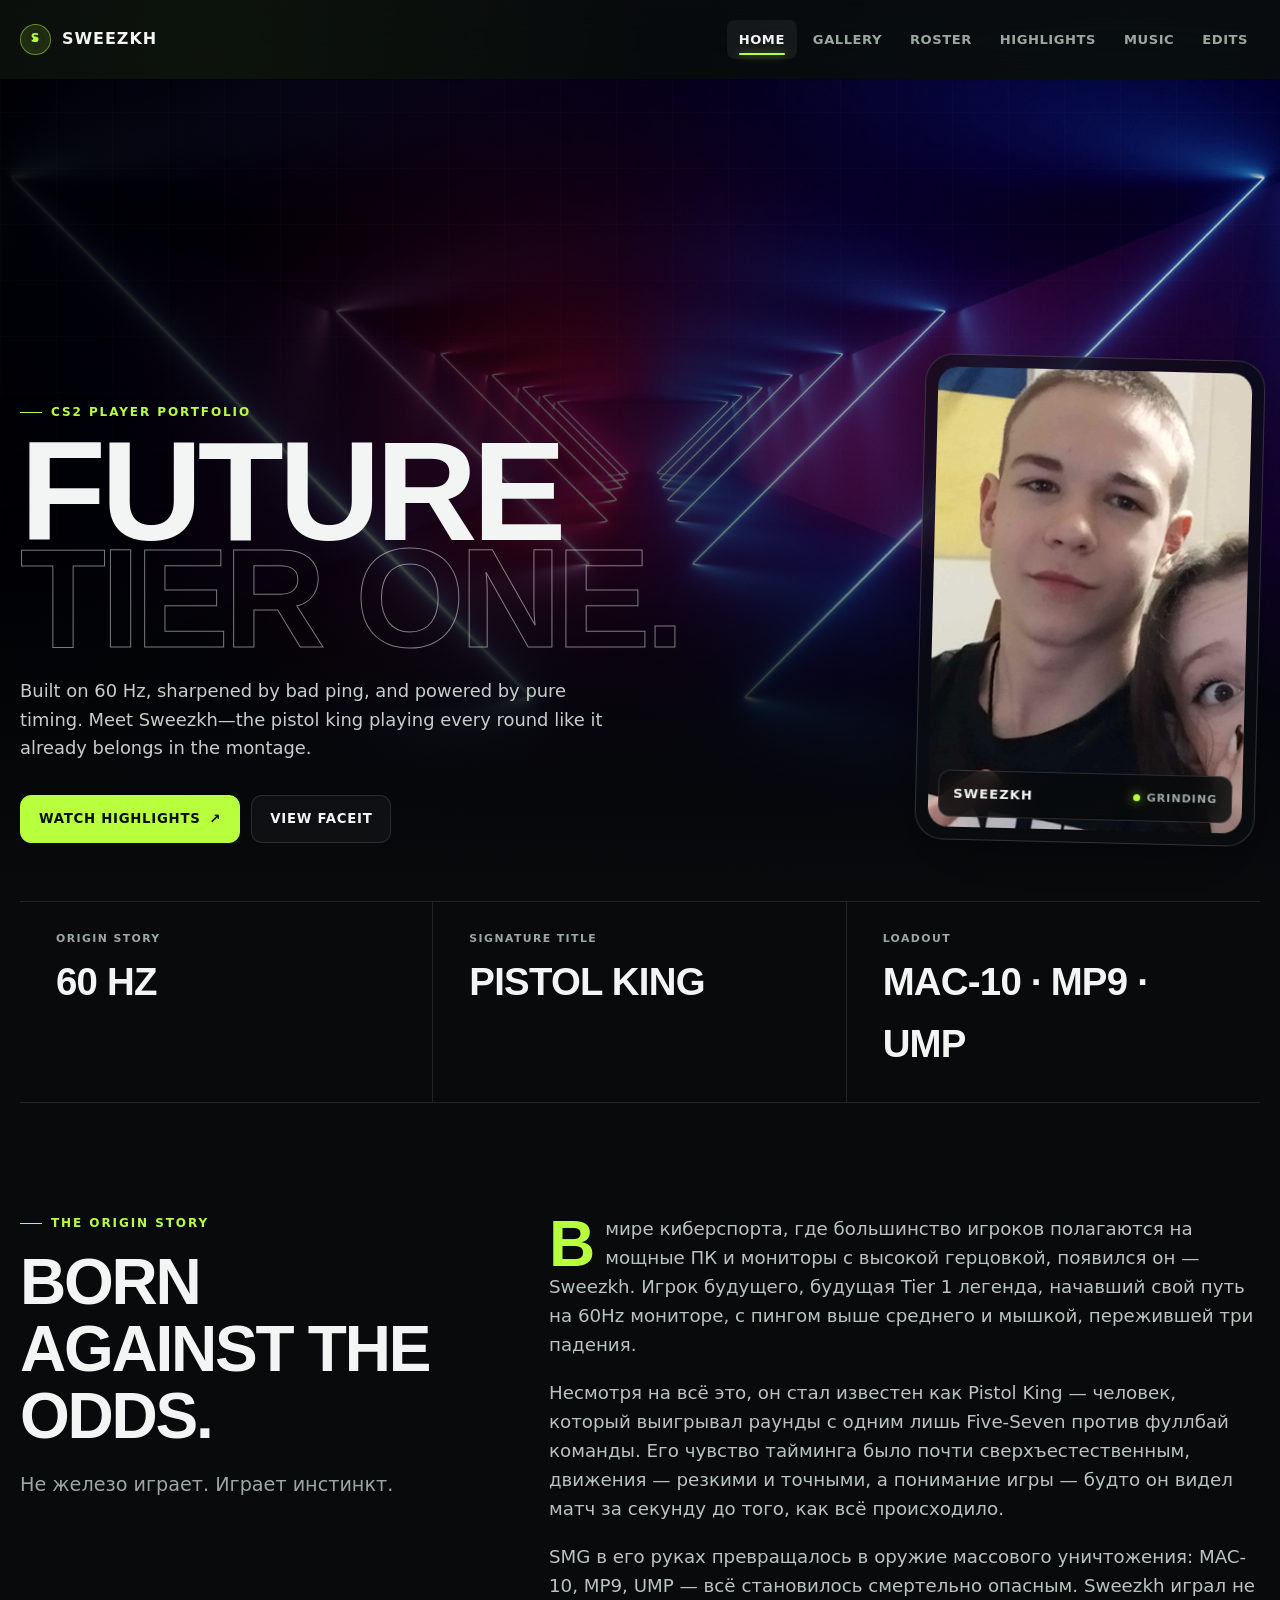
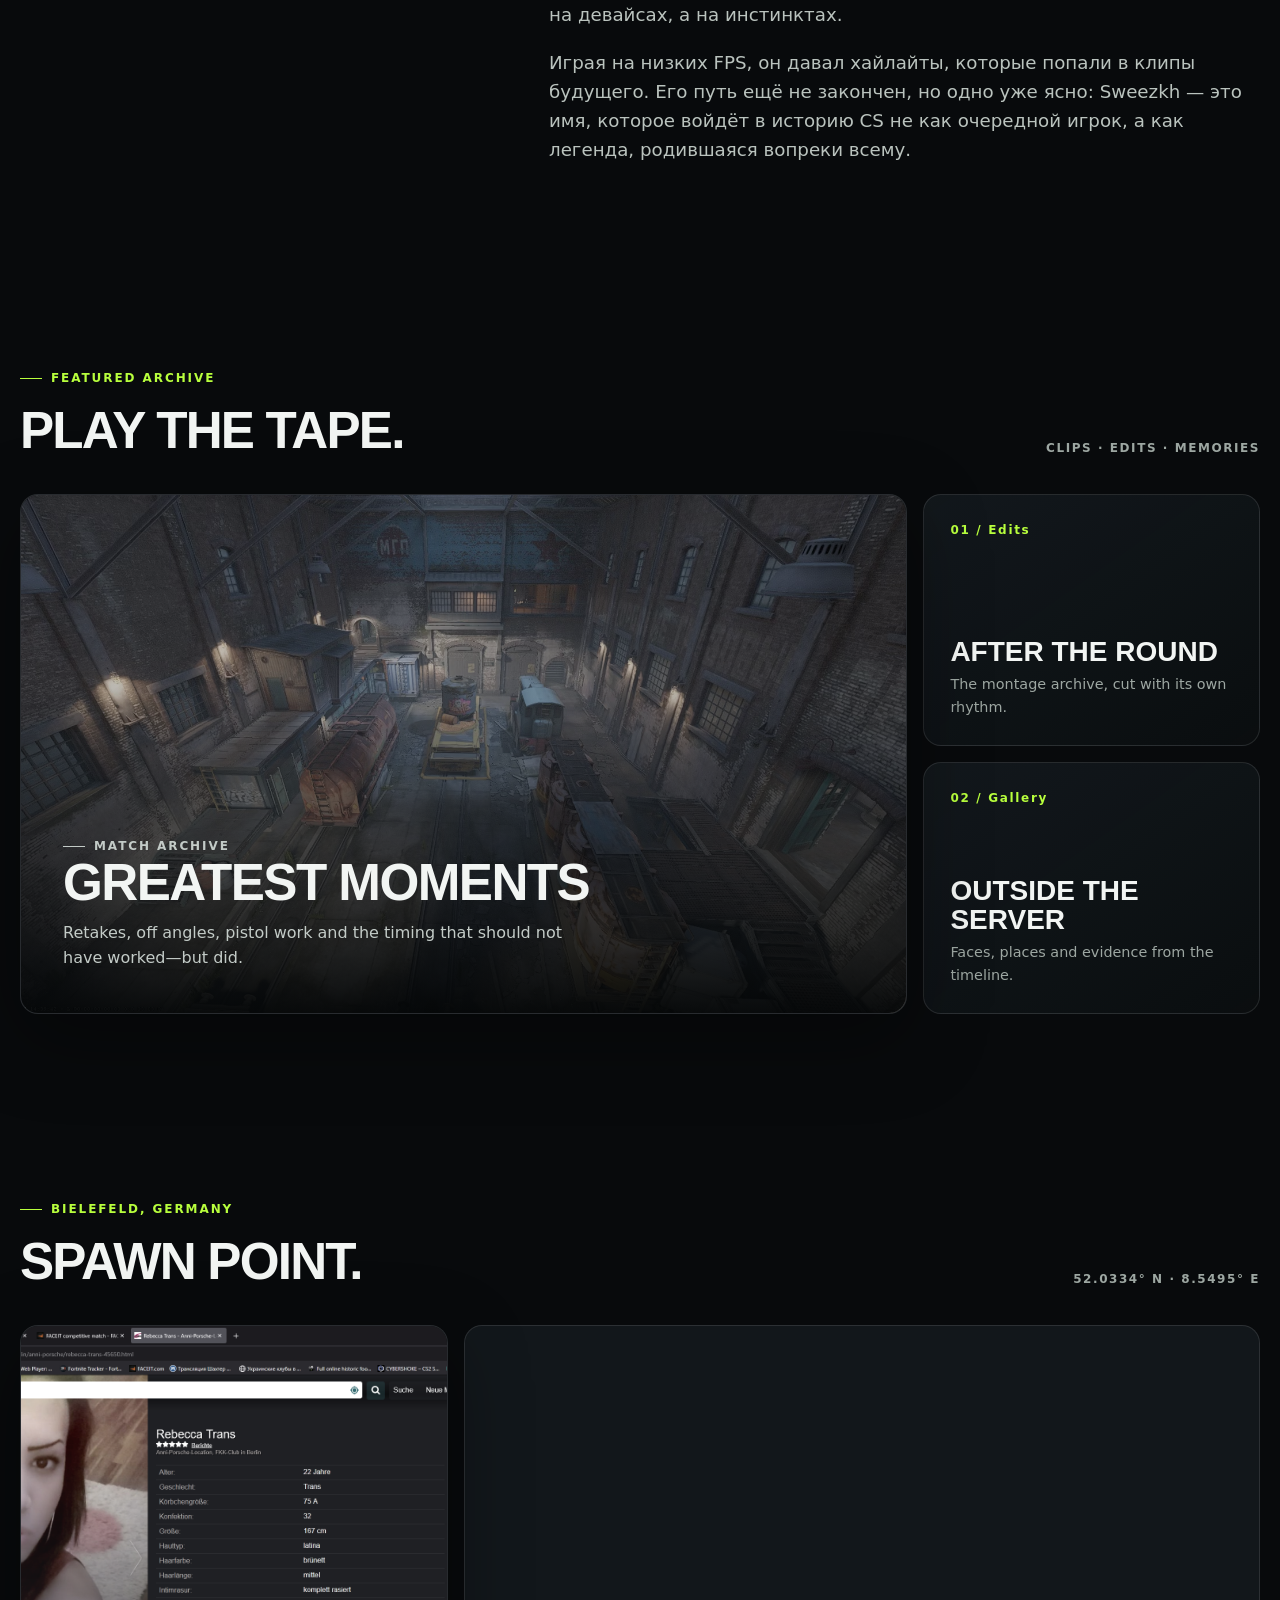
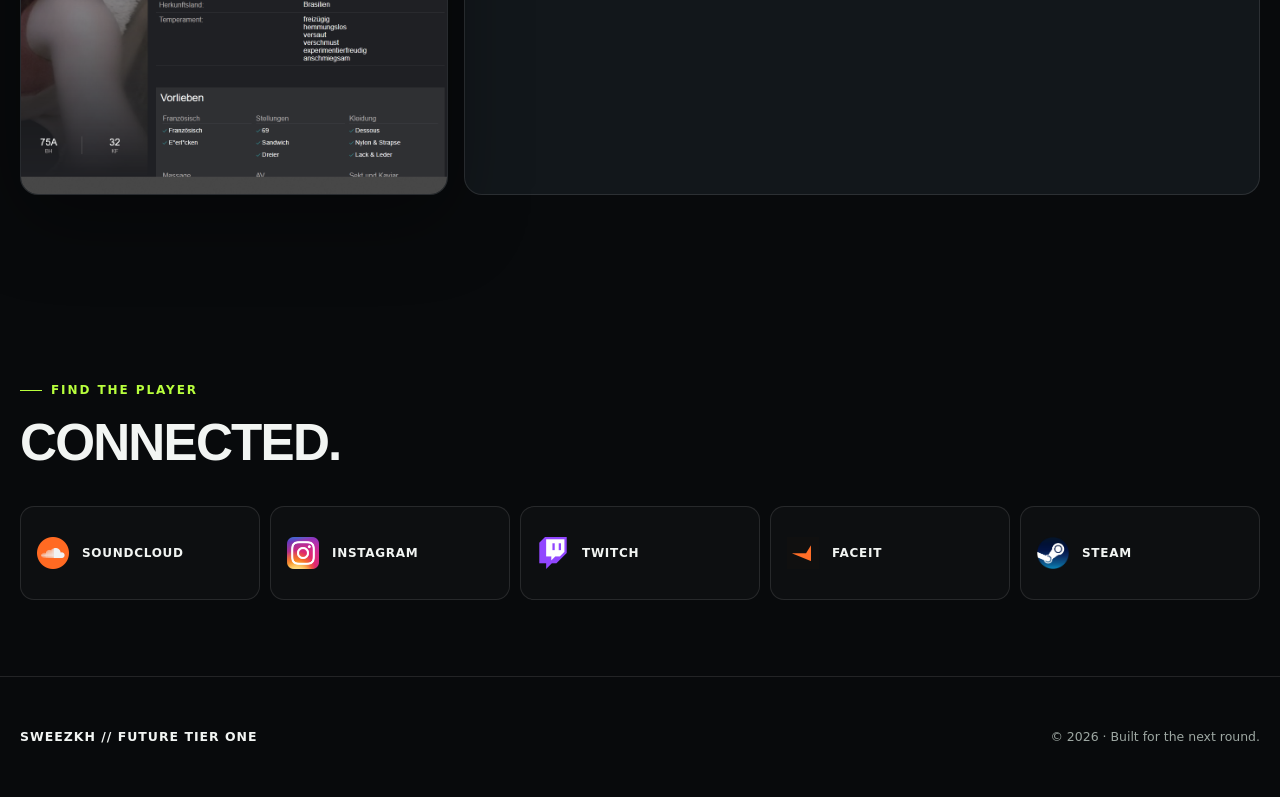
<file: index.html>
<!doctype html>
<html lang="en">
<head>
  <meta charset="utf-8">
  <meta name="viewport" content="width=device-width, initial-scale=1">
  <title>Sweezkh — CS2 Player Portfolio</title>
  <meta name="description" content="The personal CS2 portfolio of Sweezkh: highlights, edits, roster, gallery, music, and the road ahead.">
  <meta name="theme-color" content="#080a0c">
  <meta property="og:type" content="website">
  <meta property="og:title" content="Sweezkh — CS2 Player Portfolio">
  <meta property="og:description" content="Pistol king. SMG enjoyer. Future tier one.">
  <meta property="og:url" content="https://sweezkh.pp.ua/">
  <meta property="og:image" content="https://sweezkh.pp.ua/images/bg.jpg">
  <link rel="canonical" href="https://sweezkh.pp.ua/">
  <link rel="icon" type="image/png" href="images/favicon.png">
  <link rel="stylesheet" href="assets/css/styles.css">
  <script src="assets/js/main.js" defer></script>
</head>
<body data-page="home">
  <a class="skip-link" href="#main-content">Skip to content</a>

  <header class="site-header">
    <nav class="nav-shell" aria-label="Primary navigation">
      <a class="brand" href="index.html" aria-label="Sweezkh home">
        <span class="brand-mark" aria-hidden="true">S</span>
        <span>Sweezkh</span>
      </a>
      <button class="menu-toggle" type="button" aria-expanded="false" aria-controls="primary-menu" aria-label="Toggle navigation">
        <span></span><span></span><span></span>
      </button>
      <ul class="nav-links" id="primary-menu">
        <li><a href="index.html" aria-current="page">Home</a></li>
        <li><a href="gallery.html">Gallery</a></li>
        <li><a href="roster.html">Roster</a></li>
        <li><a href="highlights.html">Highlights</a></li>
        <li><a href="music.html">Music</a></li>
        <li><a href="edits.html">Edits</a></li>
      </ul>
    </nav>
  </header>

  <main id="main-content">
    <section class="hero" aria-labelledby="hero-title">
      <div class="hero-inner">
        <div class="hero-grid">
          <div>
            <p class="eyebrow">CS2 player portfolio</p>
            <h1 class="hero-title" id="hero-title">Future <span class="outline">Tier One.</span></h1>
            <p class="hero-copy">Built on 60 Hz, sharpened by bad ping, and powered by pure timing. Meet Sweezkh—the pistol king playing every round like it already belongs in the montage.</p>
            <div class="hero-actions">
              <a class="button" href="highlights.html">Watch highlights <span aria-hidden="true">↗</span></a>
              <a class="button button--ghost" href="https://www.faceit.com/en/players/Sweezkh" target="_blank" rel="noopener noreferrer">View FACEIT</a>
            </div>
          </div>
          <div class="player-card" aria-label="Sweezkh player card">
            <img src="images/sweezkh.jpg" alt="Sweezkh" width="4608" height="2072" fetchpriority="high">
            <div class="player-card-meta">
              <strong>Sweezkh</strong>
              <span class="status">Grinding</span>
            </div>
          </div>
        </div>
      </div>
    </section>

    <div class="container">
      <div class="fact-strip" aria-label="Player profile highlights">
        <div class="fact"><span>Origin story</span><strong>60 Hz</strong></div>
        <div class="fact"><span>Signature title</span><strong>Pistol King</strong></div>
        <div class="fact"><span>Loadout</span><strong>MAC-10 · MP9 · UMP</strong></div>
      </div>
    </div>

    <section class="section" aria-labelledby="story-title">
      <div class="container story-grid">
        <div class="section-heading reveal">
          <p class="eyebrow">The origin story</p>
          <h2 id="story-title">Born against the odds.</h2>
          <p class="lede">Не железо играет. Играет инстинкт.</p>
        </div>
        <div class="story-copy reveal" lang="ru">
          <p>В мире киберспорта, где большинство игроков полагаются на мощные ПК и мониторы с высокой герцовкой, появился он — Sweezkh. Игрок будущего, будущая Tier 1 легенда, начавший свой путь на 60Hz мониторе, с пингом выше среднего и мышкой, пережившей три падения.</p>
          <p>Несмотря на всё это, он стал известен как Pistol King — человек, который выигрывал раунды с одним лишь Five-Seven против фуллбай команды. Его чувство тайминга было почти сверхъестественным, движения — резкими и точными, а понимание игры — будто он видел матч за секунду до того, как всё происходило.</p>
          <p>SMG в его руках превращалось в оружие массового уничтожения: MAC-10, MP9, UMP — всё становилось смертельно опасным. Sweezkh играл не на девайсах, а на инстинктах.</p>
          <p>Играя на низких FPS, он давал хайлайты, которые попали в клипы будущего. Его путь ещё не закончен, но одно уже ясно: Sweezkh — это имя, которое войдёт в историю CS не как очередной игрок, а как легенда, родившаяся вопреки всему.</p>
        </div>
      </div>
    </section>

    <section class="section section--tight" aria-labelledby="featured-title">
      <div class="container">
        <div class="section-topline reveal">
          <div>
            <p class="eyebrow">Featured archive</p>
            <h2 id="featured-title">Play the tape.</h2>
          </div>
          <span class="count-label">Clips · edits · memories</span>
        </div>
        <div class="feature-grid reveal">
          <a class="feature-card" href="highlights.html">
            <img src="images/train.png" alt="Train map scene from the Sweezkh highlight archive" width="1600" height="900" loading="lazy">
            <div class="feature-content">
              <p class="eyebrow">Match archive</p>
              <h3>Greatest moments</h3>
              <p>Retakes, off angles, pistol work and the timing that should not have worked—but did.</p>
            </div>
          </a>
          <div class="mini-stack">
            <a class="mini-card" href="edits.html">
              <span class="index">01 / Edits</span>
              <div><h3>After the round</h3><p>The montage archive, cut with its own rhythm.</p></div>
            </a>
            <a class="mini-card" href="gallery.html">
              <span class="index">02 / Gallery</span>
              <div><h3>Outside the server</h3><p>Faces, places and evidence from the timeline.</p></div>
            </a>
          </div>
        </div>
      </div>
    </section>

    <section class="section" aria-labelledby="location-title">
      <div class="container">
        <div class="section-topline reveal">
          <div>
            <p class="eyebrow">Bielefeld, Germany</p>
            <h2 id="location-title">Spawn point.</h2>
          </div>
          <span class="count-label">52.0334° N · 8.5495° E</span>
        </div>
        <div class="location-grid reveal">
          <div class="location-photo glass-card">
            <img src="images/skinny ts2.png" alt="Sweezkh location archive image" width="1920" height="1080" loading="lazy">
          </div>
          <div class="map-frame">
            <iframe src="https://www.google.com/maps/embed?pb=!1m18!1m12!1m3!1d2454.5424861293304!2d8.549453476924533!3d52.03343197213924!2m3!1f0!2f0!3f0!3m2!1i1024!2i768!4f13.1!3m3!1m2!1s0x47ba3d75a4df78ed%3A0xf2d53c46357c3b0c!2sEros%20Center%20Bielefeld!5e0!3m2!1sen!2suk!4v1752364960248!5m2!1sen!2suk" title="Sweezkh location in Bielefeld" loading="lazy" referrerpolicy="no-referrer-when-downgrade" allowfullscreen></iframe>
          </div>
        </div>
      </div>
    </section>

    <section class="section section--tight" aria-labelledby="social-title">
      <div class="container">
        <div class="section-topline reveal"><div><p class="eyebrow">Find the player</p><h2 id="social-title">Connected.</h2></div></div>
        <div class="social-grid reveal">
          <a class="social-link" href="https://soundcloud.com/user-332931722" target="_blank" rel="noopener noreferrer"><img src="images/icons/soundcloud.png" alt="" width="32" height="32"><span>SoundCloud</span></a>
          <a class="social-link" href="https://www.instagram.com/shurik_kh/" target="_blank" rel="noopener noreferrer"><img src="images/icons/instagram.png" alt="" width="32" height="32"><span>Instagram</span></a>
          <a class="social-link" href="https://www.twitch.tv/sweezkh" target="_blank" rel="noopener noreferrer"><img src="images/icons/twitch.png" alt="" width="32" height="32"><span>Twitch</span></a>
          <a class="social-link" href="https://www.faceit.com/en/players/Sweezkh" target="_blank" rel="noopener noreferrer"><img src="images/icons/faceit.png" alt="" width="32" height="32"><span>FACEIT</span></a>
          <a class="social-link" href="https://steamcommunity.com/profiles/76561199049622200" target="_blank" rel="noopener noreferrer"><img src="images/icons/steam.png" alt="" width="32" height="32"><span>Steam</span></a>
        </div>
      </div>
    </section>
  </main>

  <footer class="site-footer">
    <div class="footer-inner"><span class="footer-tag">Sweezkh // Future tier one</span><span>© <span data-year>2026</span> · Built for the next round.</span></div>
  </footer>
</body>
</html>
</file>
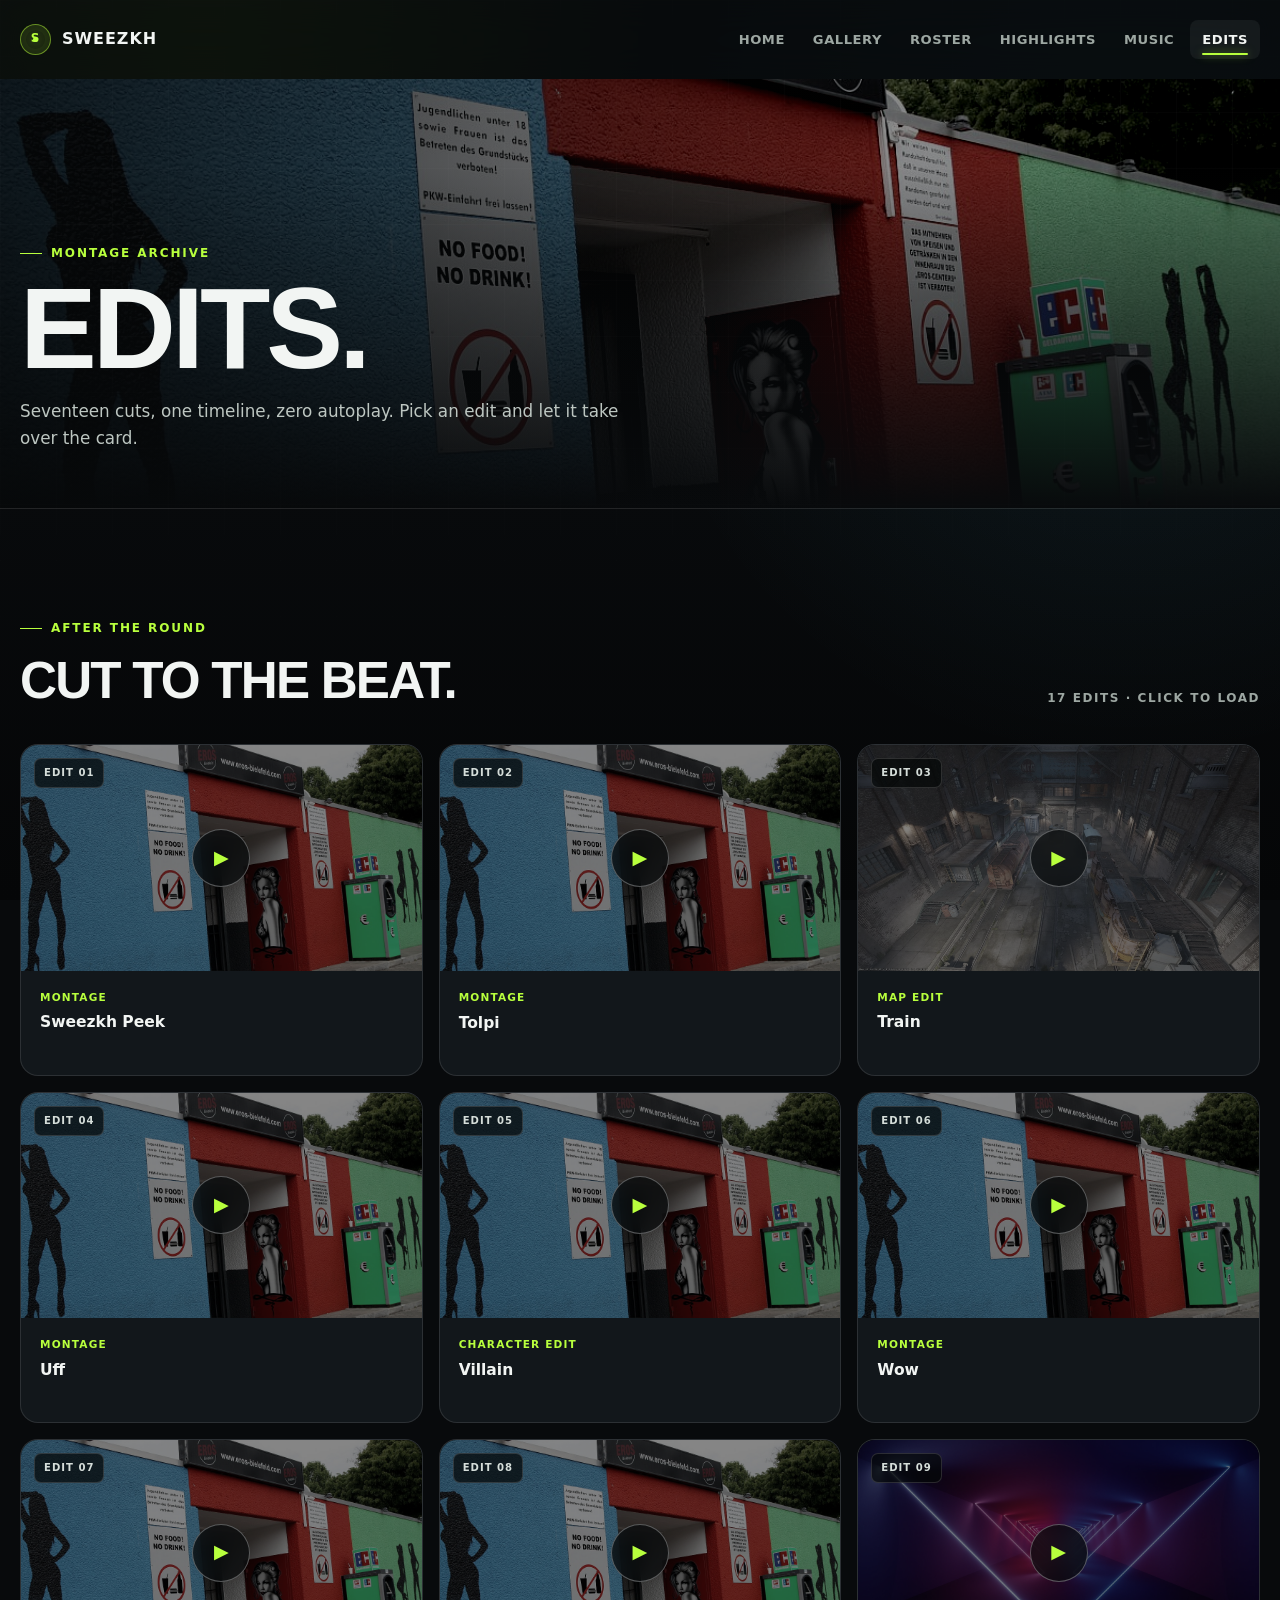
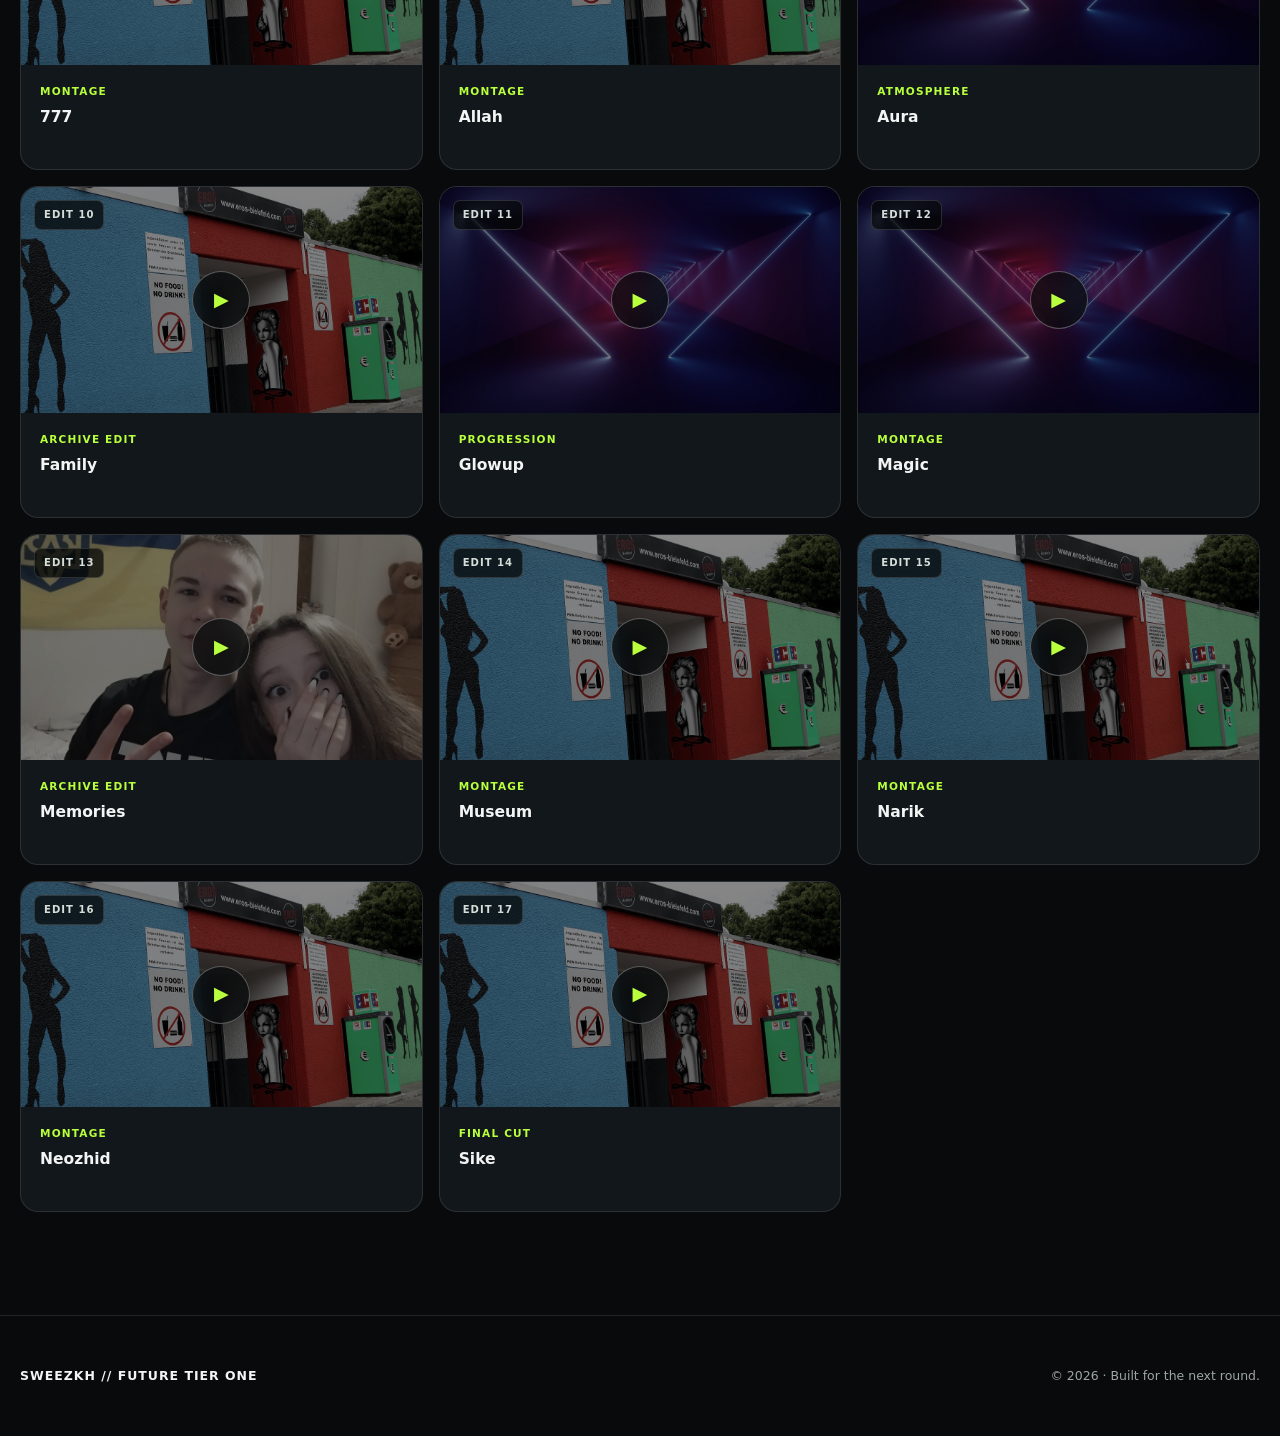
<file: edits.html>
<!doctype html>
<html lang="en">
<head>
  <meta charset="utf-8">
  <meta name="viewport" content="width=device-width, initial-scale=1">
  <title>Edits — Sweezkh</title>
  <meta name="description" content="The Sweezkh montage archive: seventeen CS2 and lifestyle edits, loaded only when you press play.">
  <meta name="theme-color" content="#080a0c">
  <meta property="og:type" content="website"><meta property="og:title" content="Edits — Sweezkh"><meta property="og:description" content="The montage archive, cut with its own rhythm."><meta property="og:url" content="https://sweezkh.pp.ua/edits.html"><meta property="og:image" content="https://sweezkh.pp.ua/images/bg.jpg">
  <link rel="canonical" href="https://sweezkh.pp.ua/edits.html">
  <link rel="icon" type="image/png" href="images/favicon.png">
  <link rel="stylesheet" href="assets/css/styles.css">
  <script src="assets/js/main.js" defer></script>
</head>
<body data-page="edits">
  <a class="skip-link" href="#main-content">Skip to content</a>
  <header class="site-header"><nav class="nav-shell" aria-label="Primary navigation"><a class="brand" href="index.html" aria-label="Sweezkh home"><span class="brand-mark" aria-hidden="true">S</span><span>Sweezkh</span></a><button class="menu-toggle" type="button" aria-expanded="false" aria-controls="primary-menu" aria-label="Toggle navigation"><span></span><span></span><span></span></button><ul class="nav-links" id="primary-menu"><li><a href="index.html">Home</a></li><li><a href="gallery.html">Gallery</a></li><li><a href="roster.html">Roster</a></li><li><a href="highlights.html">Highlights</a></li><li><a href="music.html">Music</a></li><li><a href="edits.html" aria-current="page">Edits</a></li></ul></nav></header>

  <main id="main-content">
    <header class="page-hero"><div class="page-hero-inner reveal"><p class="eyebrow">Montage archive</p><h1 class="page-title">Edits.</h1><p class="page-summary">Seventeen cuts, one timeline, zero autoplay. Pick an edit and let it take over the card.</p></div></header>
    <section class="section">
      <div class="container">
        <div class="section-topline reveal"><div><p class="eyebrow">After the round</p><h2>Cut to the beat.</h2></div><span class="count-label">17 edits · click to load</span></div>
        <div class="media-grid reveal">
          <article class="media-card"><button class="video-launch" type="button" data-video="edits/sweezkhpeek.mp4" aria-label="Play Sweezkh Peek"><img src="images/bg.jpg" alt="Sweezkh edit preview" width="1200" height="630" loading="lazy"><span class="video-label">Edit 01</span><span class="play-icon" aria-hidden="true">▶</span></button><div class="media-meta"><span>Montage</span><h2>Sweezkh Peek</h2></div></article>
          <article class="media-card"><button class="video-launch" type="button" data-video="edits/tolpi.mp4" aria-label="Play Tolpi"><img src="images/bg.jpg" alt="Sweezkh edit preview" width="1200" height="630" loading="lazy"><span class="video-label">Edit 02</span><span class="play-icon" aria-hidden="true">▶</span></button><div class="media-meta"><span>Montage</span><h2>Tolpi</h2></div></article>
          <article class="media-card"><button class="video-launch" type="button" data-video="edits/train.mp4" aria-label="Play Train"><img src="images/train.png" alt="Train map edit preview" width="1600" height="900" loading="lazy"><span class="video-label">Edit 03</span><span class="play-icon" aria-hidden="true">▶</span></button><div class="media-meta"><span>Map edit</span><h2>Train</h2></div></article>
          <article class="media-card"><button class="video-launch" type="button" data-video="edits/uff.mp4" aria-label="Play Uff"><img src="images/bg.jpg" alt="Sweezkh edit preview" width="1200" height="630" loading="lazy"><span class="video-label">Edit 04</span><span class="play-icon" aria-hidden="true">▶</span></button><div class="media-meta"><span>Montage</span><h2>Uff</h2></div></article>
          <article class="media-card"><button class="video-launch" type="button" data-video="edits/villain.mp4" aria-label="Play Villain"><img src="images/bg.jpg" alt="Sweezkh edit preview" width="1200" height="630" loading="lazy"><span class="video-label">Edit 05</span><span class="play-icon" aria-hidden="true">▶</span></button><div class="media-meta"><span>Character edit</span><h2>Villain</h2></div></article>
          <article class="media-card"><button class="video-launch" type="button" data-video="edits/wow.mp4" aria-label="Play Wow"><img src="images/bg.jpg" alt="Sweezkh edit preview" width="1200" height="630" loading="lazy"><span class="video-label">Edit 06</span><span class="play-icon" aria-hidden="true">▶</span></button><div class="media-meta"><span>Montage</span><h2>Wow</h2></div></article>
          <article class="media-card"><button class="video-launch" type="button" data-video="edits/777.mp4" aria-label="Play 777"><img src="images/bg.jpg" alt="Sweezkh edit preview" width="1200" height="630" loading="lazy"><span class="video-label">Edit 07</span><span class="play-icon" aria-hidden="true">▶</span></button><div class="media-meta"><span>Montage</span><h2>777</h2></div></article>
          <article class="media-card"><button class="video-launch" type="button" data-video="edits/allah.mp4" aria-label="Play Allah"><img src="images/bg.jpg" alt="Sweezkh edit preview" width="1200" height="630" loading="lazy"><span class="video-label">Edit 08</span><span class="play-icon" aria-hidden="true">▶</span></button><div class="media-meta"><span>Montage</span><h2>Allah</h2></div></article>
          <article class="media-card"><button class="video-launch" type="button" data-video="edits/aura.mp4" aria-label="Play Aura"><img src="images/neon.jpg" alt="Neon edit preview" width="2560" height="1440" loading="lazy"><span class="video-label">Edit 09</span><span class="play-icon" aria-hidden="true">▶</span></button><div class="media-meta"><span>Atmosphere</span><h2>Aura</h2></div></article>
          <article class="media-card"><button class="video-launch" type="button" data-video="edits/family.mp4" aria-label="Play Family"><img src="images/bg.jpg" alt="Sweezkh edit preview" width="1200" height="630" loading="lazy"><span class="video-label">Edit 10</span><span class="play-icon" aria-hidden="true">▶</span></button><div class="media-meta"><span>Archive edit</span><h2>Family</h2></div></article>
          <article class="media-card"><button class="video-launch" type="button" data-video="edits/glowup.mp4" aria-label="Play Glowup"><img src="images/neon.jpg" alt="Neon edit preview" width="2560" height="1440" loading="lazy"><span class="video-label">Edit 11</span><span class="play-icon" aria-hidden="true">▶</span></button><div class="media-meta"><span>Progression</span><h2>Glowup</h2></div></article>
          <article class="media-card"><button class="video-launch" type="button" data-video="edits/magic.mp4" aria-label="Play Magic"><img src="images/neon.jpg" alt="Neon edit preview" width="2560" height="1440" loading="lazy"><span class="video-label">Edit 12</span><span class="play-icon" aria-hidden="true">▶</span></button><div class="media-meta"><span>Montage</span><h2>Magic</h2></div></article>
          <article class="media-card"><button class="video-launch" type="button" data-video="edits/memories.mp4" aria-label="Play Memories"><img src="images/sweezkh.jpg" alt="Sweezkh memories edit preview" width="4608" height="2072" loading="lazy"><span class="video-label">Edit 13</span><span class="play-icon" aria-hidden="true">▶</span></button><div class="media-meta"><span>Archive edit</span><h2>Memories</h2></div></article>
          <article class="media-card"><button class="video-launch" type="button" data-video="edits/museum.mp4" aria-label="Play Museum"><img src="images/bg.jpg" alt="Sweezkh edit preview" width="1200" height="630" loading="lazy"><span class="video-label">Edit 14</span><span class="play-icon" aria-hidden="true">▶</span></button><div class="media-meta"><span>Montage</span><h2>Museum</h2></div></article>
          <article class="media-card"><button class="video-launch" type="button" data-video="edits/narik.mp4" aria-label="Play Narik"><img src="images/bg.jpg" alt="Sweezkh edit preview" width="1200" height="630" loading="lazy"><span class="video-label">Edit 15</span><span class="play-icon" aria-hidden="true">▶</span></button><div class="media-meta"><span>Montage</span><h2>Narik</h2></div></article>
          <article class="media-card"><button class="video-launch" type="button" data-video="edits/neozhid.mp4" aria-label="Play Neozhid"><img src="images/bg.jpg" alt="Sweezkh edit preview" width="1200" height="630" loading="lazy"><span class="video-label">Edit 16</span><span class="play-icon" aria-hidden="true">▶</span></button><div class="media-meta"><span>Montage</span><h2>Neozhid</h2></div></article>
          <article class="media-card"><button class="video-launch" type="button" data-video="edits/sike.mp4" aria-label="Play Sike"><img src="images/bg.jpg" alt="Sweezkh edit preview" width="1200" height="630" loading="lazy"><span class="video-label">Edit 17</span><span class="play-icon" aria-hidden="true">▶</span></button><div class="media-meta"><span>Final cut</span><h2>Sike</h2></div></article>
        </div>
      </div>
    </section>
  </main>
  <footer class="site-footer"><div class="footer-inner"><span class="footer-tag">Sweezkh // Future tier one</span><span>© <span data-year>2026</span> · Built for the next round.</span></div></footer>
</body>
</html>
</file>
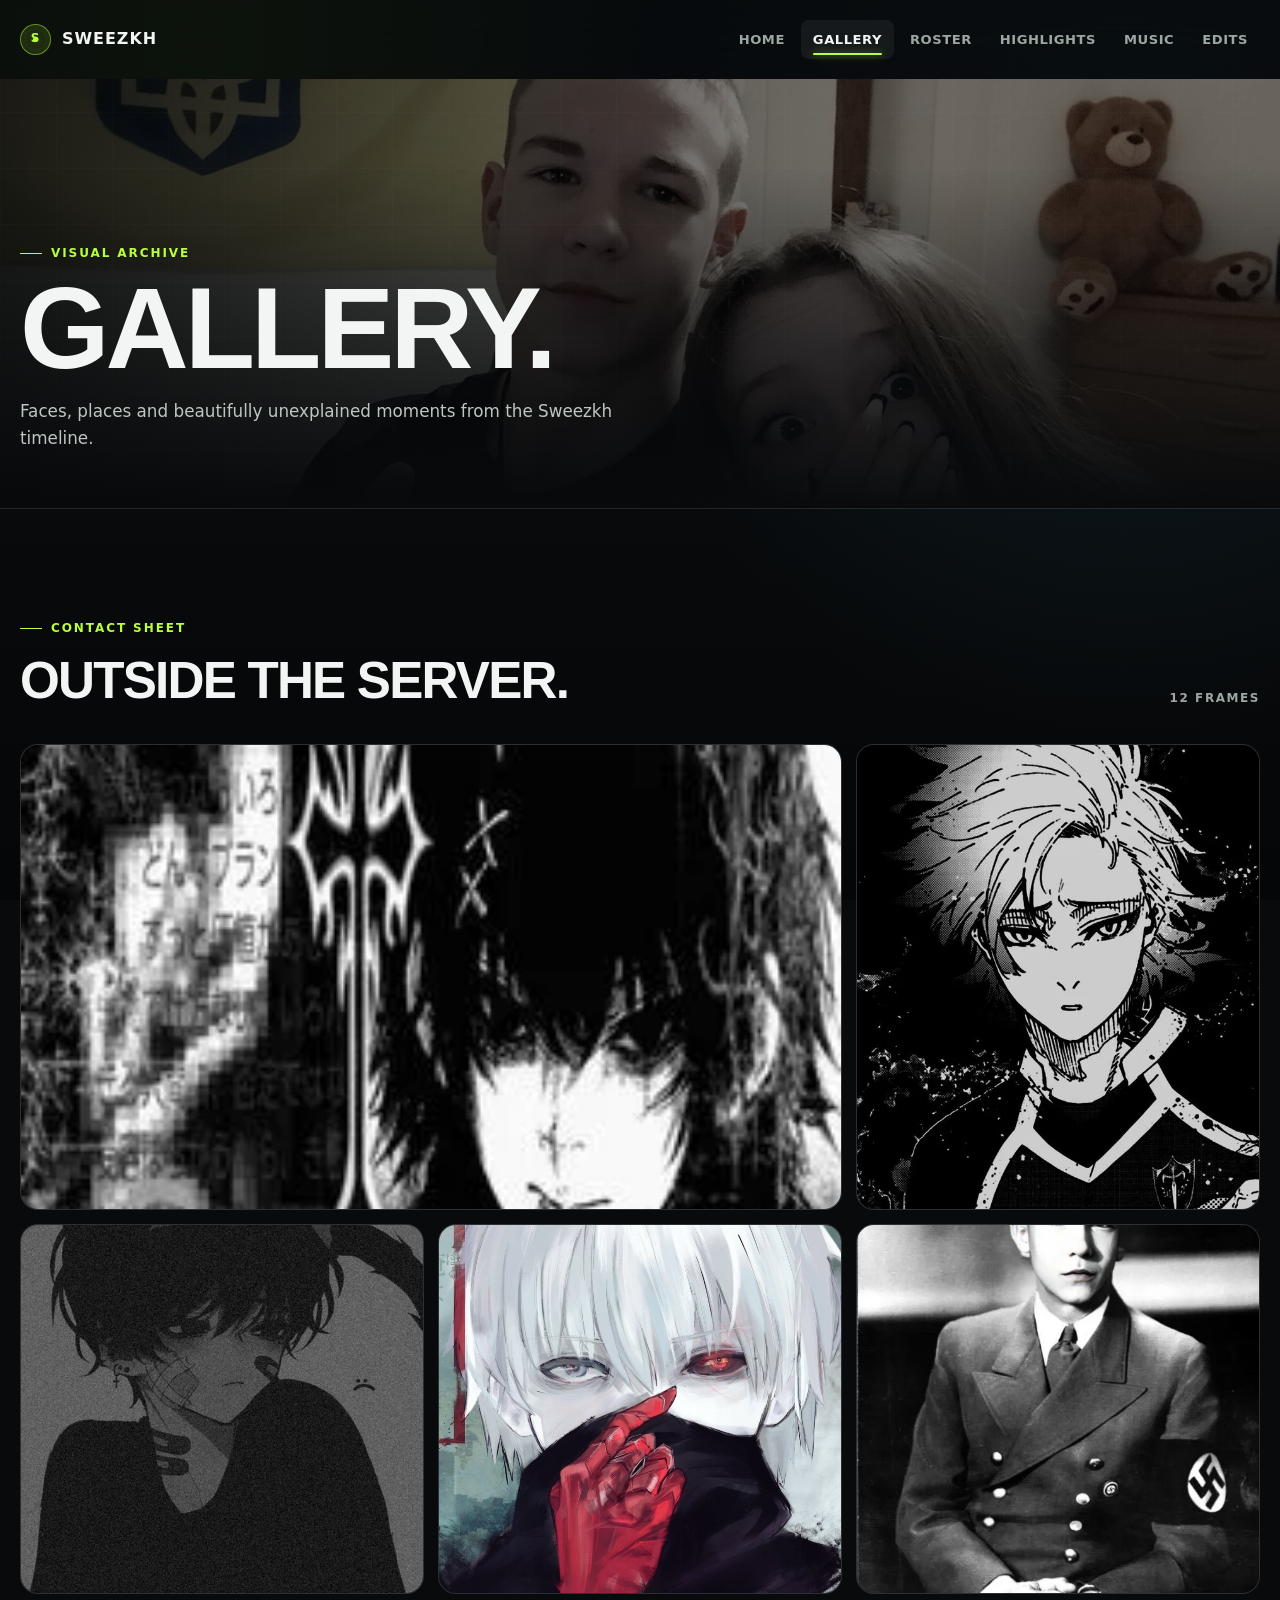
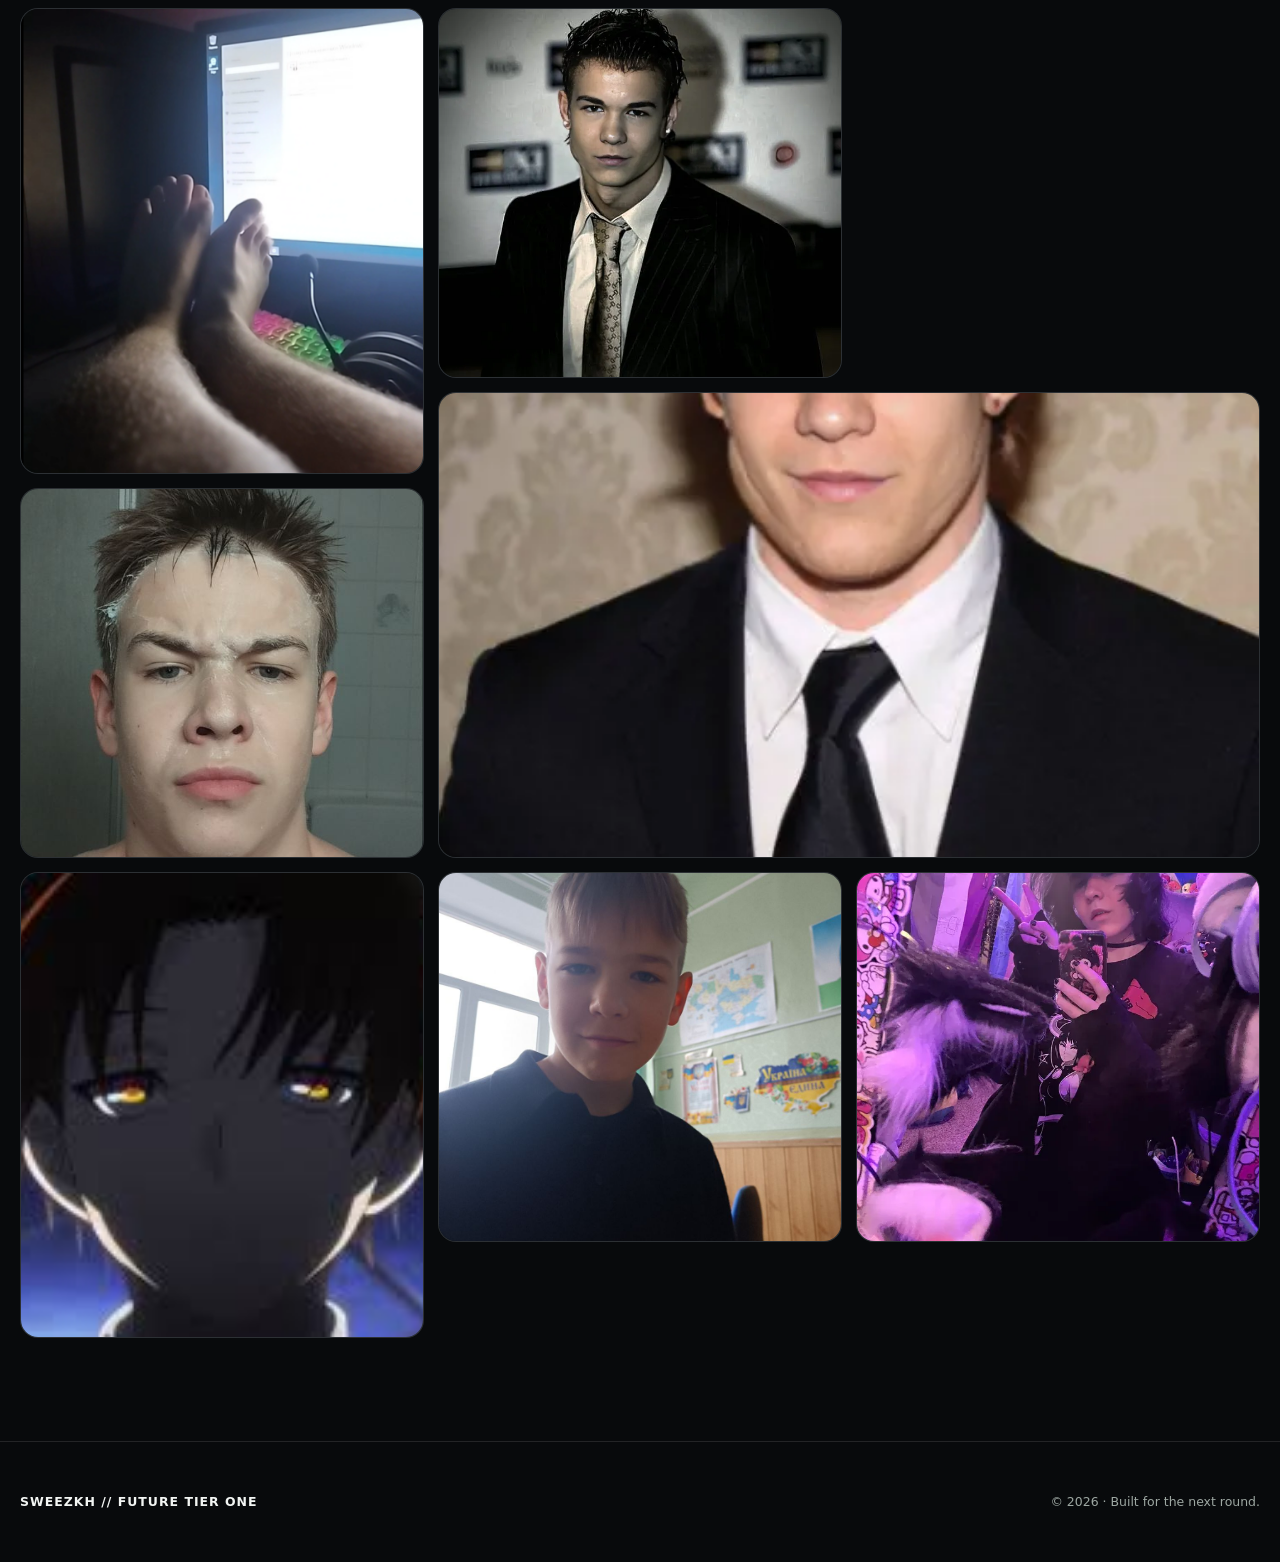
<file: gallery.html>
<!doctype html>
<html lang="en">
<head>
  <meta charset="utf-8">
  <meta name="viewport" content="width=device-width, initial-scale=1">
  <title>Gallery — Sweezkh</title>
  <meta name="description" content="The Sweezkh image archive: portraits, moments, and memories outside the CS2 server.">
  <meta name="theme-color" content="#080a0c">
  <meta property="og:type" content="website"><meta property="og:title" content="Gallery — Sweezkh"><meta property="og:description" content="Faces, places, and moments from the Sweezkh timeline."><meta property="og:url" content="https://sweezkh.pp.ua/gallery.html"><meta property="og:image" content="https://sweezkh.pp.ua/images/sweezkh.jpg">
  <link rel="canonical" href="https://sweezkh.pp.ua/gallery.html">
  <link rel="icon" type="image/png" href="images/favicon.png">
  <link rel="stylesheet" href="assets/css/styles.css">
  <script src="assets/js/main.js" defer></script>
</head>
<body data-page="gallery">
  <a class="skip-link" href="#main-content">Skip to content</a>
  <header class="site-header"><nav class="nav-shell" aria-label="Primary navigation"><a class="brand" href="index.html" aria-label="Sweezkh home"><span class="brand-mark" aria-hidden="true">S</span><span>Sweezkh</span></a><button class="menu-toggle" type="button" aria-expanded="false" aria-controls="primary-menu" aria-label="Toggle navigation"><span></span><span></span><span></span></button><ul class="nav-links" id="primary-menu"><li><a href="index.html">Home</a></li><li><a href="gallery.html" aria-current="page">Gallery</a></li><li><a href="roster.html">Roster</a></li><li><a href="highlights.html">Highlights</a></li><li><a href="music.html">Music</a></li><li><a href="edits.html">Edits</a></li></ul></nav></header>

  <main id="main-content">
    <header class="page-hero">
      <div class="page-hero-inner reveal"><p class="eyebrow">Visual archive</p><h1 class="page-title">Gallery.</h1><p class="page-summary">Faces, places and beautifully unexplained moments from the Sweezkh timeline.</p></div>
    </header>
    <section class="section">
      <div class="container">
        <div class="section-topline reveal"><div><p class="eyebrow">Contact sheet</p><h2>Outside the server.</h2></div><span class="count-label">12 frames</span></div>
        <div class="gallery-grid reveal">
          <button class="gallery-item" type="button" aria-label="Open portrait one"><img src="images/bolen.webp" alt="Sweezkh portrait 01" loading="lazy"></button>
          <button class="gallery-item" type="button" aria-label="Open portrait two"><img src="images/bolen2.webp" alt="Sweezkh portrait 02" loading="lazy"></button>
          <button class="gallery-item" type="button" aria-label="Open portrait three"><img src="images/bolen3.webp" alt="Sweezkh portrait 03" loading="lazy"></button>
          <button class="gallery-item" type="button" aria-label="Open portrait four"><img src="images/bolen4.jpg" alt="Sweezkh portrait 04" width="800" height="800" loading="lazy"></button>
          <button class="gallery-item" type="button" aria-label="Open portrait five"><img src="images/sweezkh3.webp" alt="Sweezkh portrait 05" loading="lazy"></button>
          <button class="gallery-item" type="button" aria-label="Open archive image six"><img src="images/legs.png" alt="Sweezkh archive image 06" width="484" height="861" loading="lazy"></button>
          <button class="gallery-item" type="button" aria-label="Open archive image seven"><img src="images/mog.webp" alt="Sweezkh archive image 07" loading="lazy"></button>
          <button class="gallery-item" type="button" aria-label="Open archive image eight"><img src="images/dexter.png" alt="Sweezkh archive image 08" width="480" height="720" loading="lazy"></button>
          <button class="gallery-item" type="button" aria-label="Open archive image nine"><img src="images/prime.png" alt="Sweezkh archive image 09" width="576" height="1280" loading="lazy"></button>
          <button class="gallery-item" type="button" aria-label="Open main character image"><img src="images/main character.jpg" alt="Main character moment" width="310" height="162" loading="lazy"></button>
          <button class="gallery-item" type="button" aria-label="Open archive image eleven"><img src="images/zasha.jpg" alt="Sweezkh archive image 11" width="960" height="1280" loading="lazy"></button>
          <button class="gallery-item" type="button" aria-label="Open archive image twelve"><img src="images/femboy.webp" alt="Sweezkh archive image 12" loading="lazy"></button>
        </div>
      </div>
    </section>
  </main>

  <dialog class="lightbox" id="lightbox" aria-label="Image viewer"><button class="lightbox-close" type="button" aria-label="Close image viewer">×</button><button class="lightbox-nav lightbox-prev" type="button" aria-label="Previous image">←</button><figure class="lightbox-figure"><img src="images/bolen.webp" alt=""><figcaption></figcaption></figure><button class="lightbox-nav lightbox-next" type="button" aria-label="Next image">→</button></dialog>
  <footer class="site-footer"><div class="footer-inner"><span class="footer-tag">Sweezkh // Future tier one</span><span>© <span data-year>2026</span> · Built for the next round.</span></div></footer>
</body>
</html>
</file>
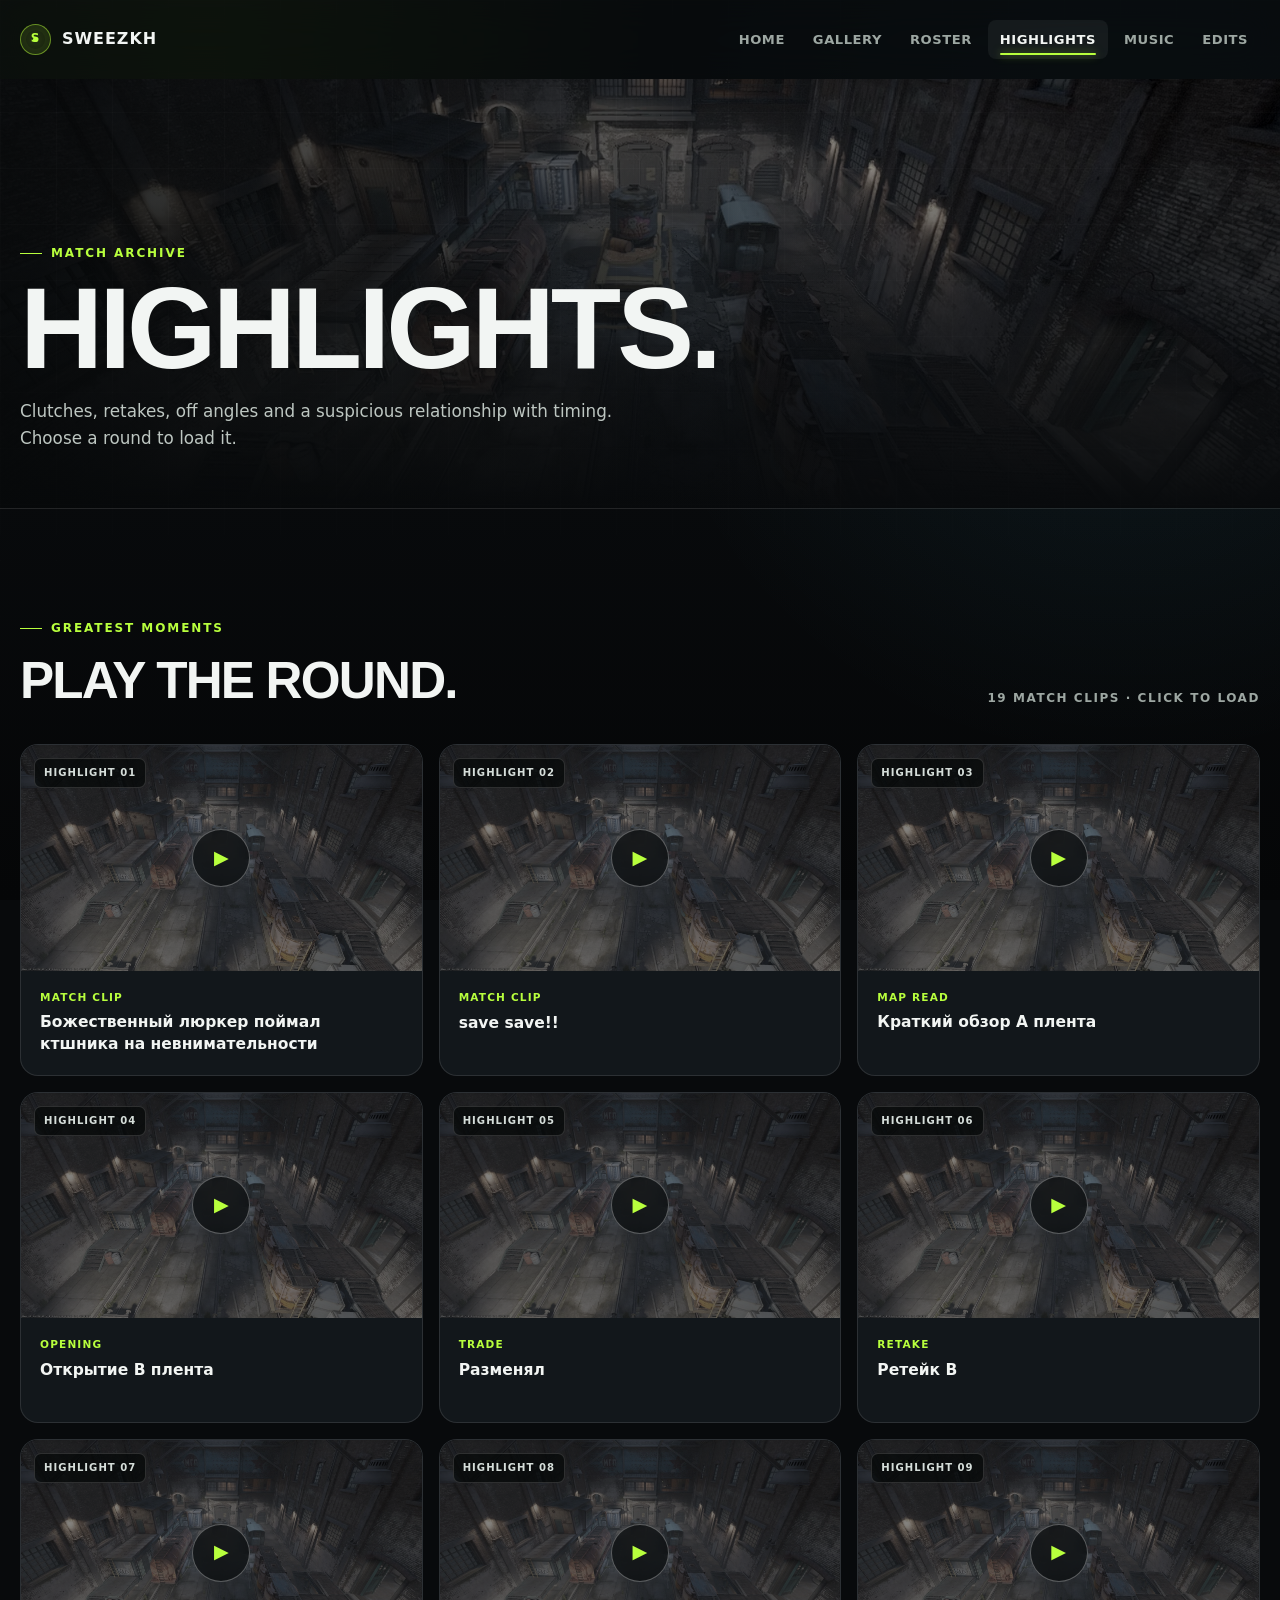
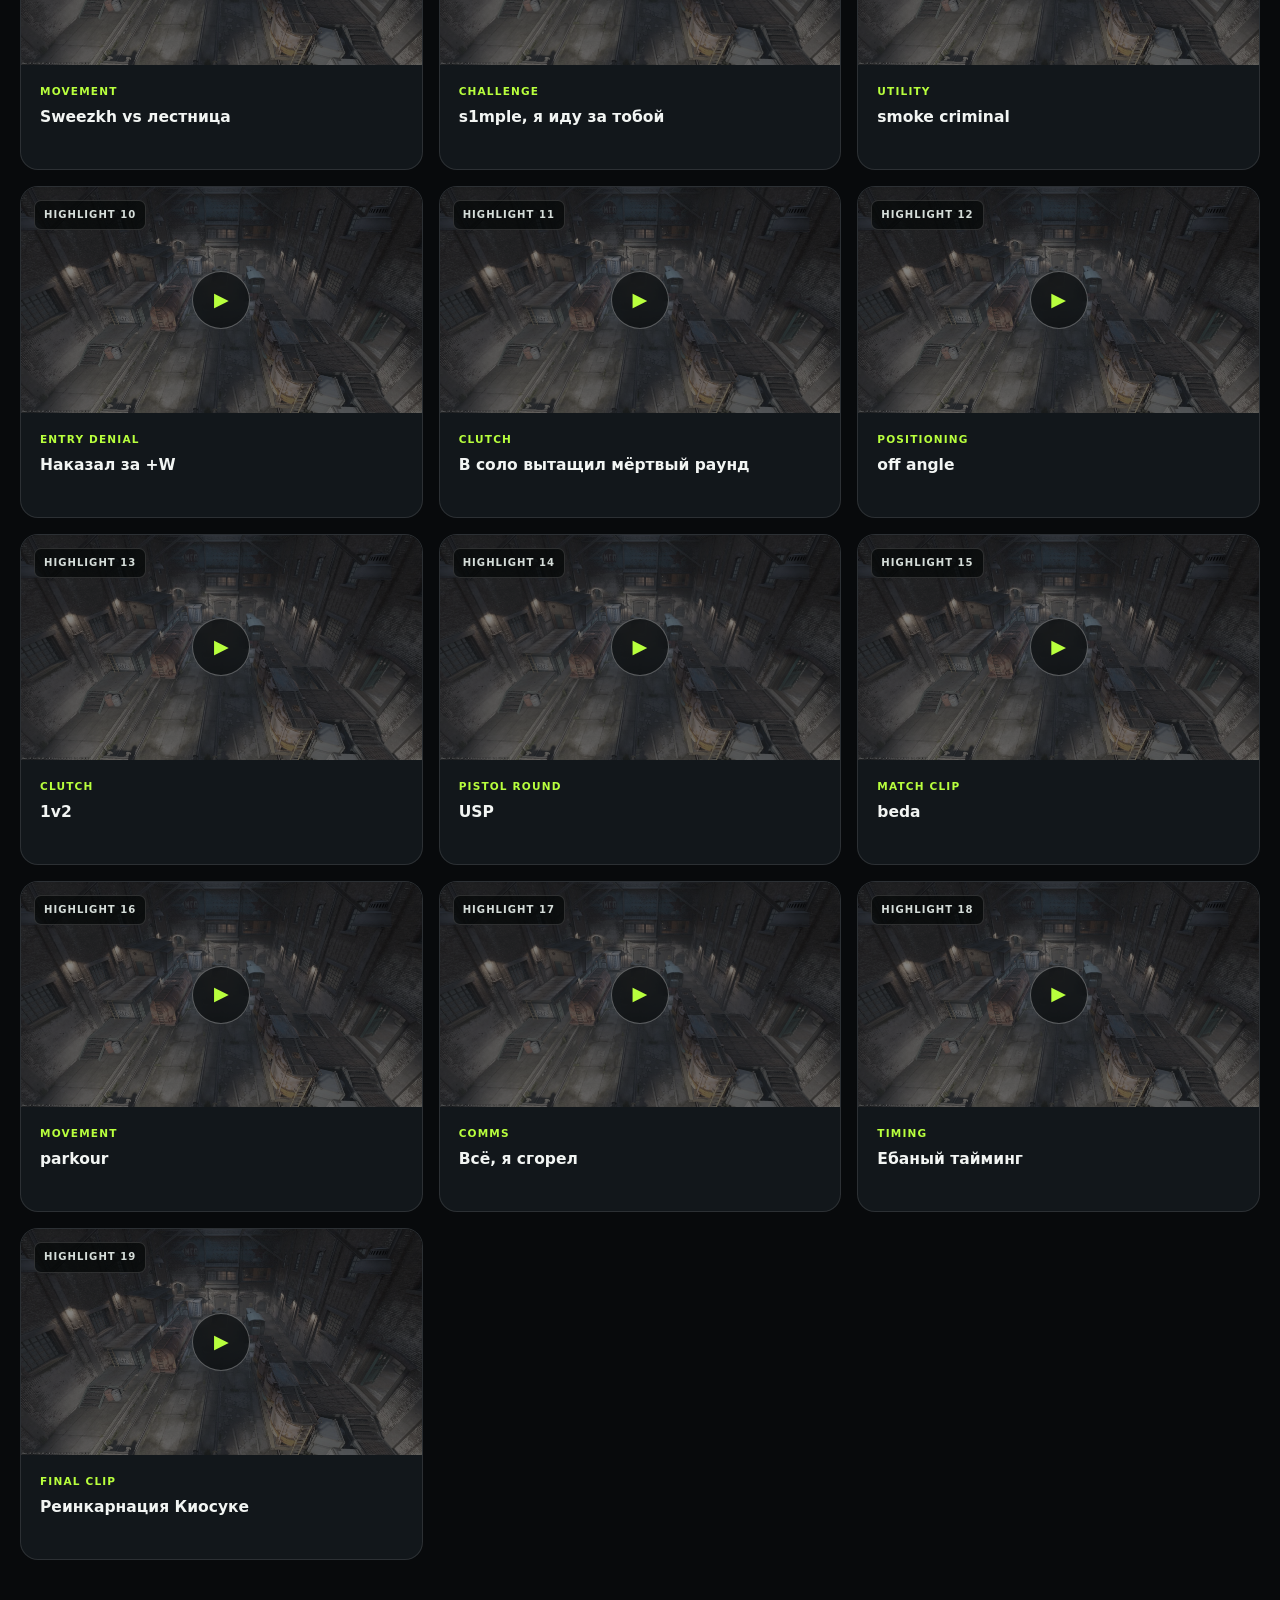
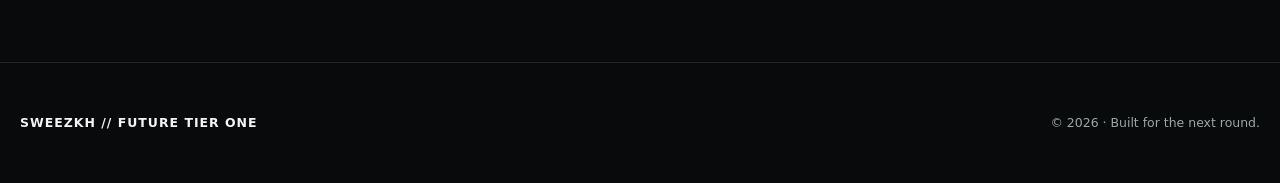
<file: highlights.html>
<!doctype html>
<html lang="en">
<head>
  <meta charset="utf-8">
  <meta name="viewport" content="width=device-width, initial-scale=1">
  <title>Highlights — Sweezkh</title>
  <meta name="description" content="Watch Sweezkh's best CS2 highlights: clutches, retakes, off angles, pistol rounds, and more.">
  <meta name="theme-color" content="#080a0c">
  <meta property="og:type" content="website"><meta property="og:title" content="Highlights — Sweezkh"><meta property="og:description" content="The rounds worth running back."><meta property="og:url" content="https://sweezkh.pp.ua/highlights.html"><meta property="og:image" content="https://sweezkh.pp.ua/images/train.png">
  <link rel="canonical" href="https://sweezkh.pp.ua/highlights.html">
  <link rel="icon" type="image/png" href="images/favicon.png">
  <link rel="stylesheet" href="assets/css/styles.css">
  <script src="assets/js/main.js" defer></script>
</head>
<body data-page="highlights">
  <a class="skip-link" href="#main-content">Skip to content</a>
  <header class="site-header"><nav class="nav-shell" aria-label="Primary navigation"><a class="brand" href="index.html" aria-label="Sweezkh home"><span class="brand-mark" aria-hidden="true">S</span><span>Sweezkh</span></a><button class="menu-toggle" type="button" aria-expanded="false" aria-controls="primary-menu" aria-label="Toggle navigation"><span></span><span></span><span></span></button><ul class="nav-links" id="primary-menu"><li><a href="index.html">Home</a></li><li><a href="gallery.html">Gallery</a></li><li><a href="roster.html">Roster</a></li><li><a href="highlights.html" aria-current="page">Highlights</a></li><li><a href="music.html">Music</a></li><li><a href="edits.html">Edits</a></li></ul></nav></header>

  <main id="main-content">
    <header class="page-hero"><div class="page-hero-inner reveal"><p class="eyebrow">Match archive</p><h1 class="page-title">Highlights.</h1><p class="page-summary">Clutches, retakes, off angles and a suspicious relationship with timing. Choose a round to load it.</p></div></header>
    <section class="section">
      <div class="container">
        <div class="section-topline reveal"><div><p class="eyebrow">Greatest moments</p><h2>Play the round.</h2></div><span class="count-label">19 match clips · click to load</span></div>
        <div class="media-grid reveal">
          <article class="media-card"><button class="video-launch" type="button" data-video="videos/highlight1.mp4" aria-label="Play Божественный люркер"><img src="images/train.png" alt="Train map video preview" width="1600" height="900" loading="lazy"><span class="video-label">Highlight 01</span><span class="play-icon" aria-hidden="true">▶</span></button><div class="media-meta"><span>Match clip</span><h2 lang="ru">Божественный люркер поймал ктшника на невнимательности</h2></div></article>
          <article class="media-card"><button class="video-launch" type="button" data-video="videos/highlight2.mp4" aria-label="Play save save"><img src="images/train.png" alt="Train map video preview" width="1600" height="900" loading="lazy"><span class="video-label">Highlight 02</span><span class="play-icon" aria-hidden="true">▶</span></button><div class="media-meta"><span>Match clip</span><h2>save save!!</h2></div></article>
          <article class="media-card"><button class="video-launch" type="button" data-video="videos/a review.mp4" aria-label="Play Краткий обзор A плента"><img src="images/train.png" alt="Train map video preview" width="1600" height="900" loading="lazy"><span class="video-label">Highlight 03</span><span class="play-icon" aria-hidden="true">▶</span></button><div class="media-meta"><span>Map read</span><h2 lang="ru">Краткий обзор A плента</h2></div></article>
          <article class="media-card"><button class="video-launch" type="button" data-video="videos/b open.mp4" aria-label="Play Открытие B плента"><img src="images/train.png" alt="Train map video preview" width="1600" height="900" loading="lazy"><span class="video-label">Highlight 04</span><span class="play-icon" aria-hidden="true">▶</span></button><div class="media-meta"><span>Opening</span><h2 lang="ru">Открытие B плента</h2></div></article>
          <article class="media-card"><button class="video-launch" type="button" data-video="videos/razmen.mp4" aria-label="Play Разменял"><img src="images/train.png" alt="Train map video preview" width="1600" height="900" loading="lazy"><span class="video-label">Highlight 05</span><span class="play-icon" aria-hidden="true">▶</span></button><div class="media-meta"><span>Trade</span><h2 lang="ru">Разменял</h2></div></article>
          <article class="media-card"><button class="video-launch" type="button" data-video="videos/b retake.mp4" aria-label="Play Ретейк B"><img src="images/train.png" alt="Train map video preview" width="1600" height="900" loading="lazy"><span class="video-label">Highlight 06</span><span class="play-icon" aria-hidden="true">▶</span></button><div class="media-meta"><span>Retake</span><h2 lang="ru">Ретейк B</h2></div></article>
          <article class="media-card"><button class="video-launch" type="button" data-video="videos/sweezkh ladder.mp4" aria-label="Play Sweezkh versus лестница"><img src="images/train.png" alt="Train map video preview" width="1600" height="900" loading="lazy"><span class="video-label">Highlight 07</span><span class="play-icon" aria-hidden="true">▶</span></button><div class="media-meta"><span>Movement</span><h2 lang="ru">Sweezkh vs лестница</h2></div></article>
          <article class="media-card"><button class="video-launch" type="button" data-video="videos/s1mple.mp4" aria-label="Play s1mple я иду за тобой"><img src="images/train.png" alt="Train map video preview" width="1600" height="900" loading="lazy"><span class="video-label">Highlight 08</span><span class="play-icon" aria-hidden="true">▶</span></button><div class="media-meta"><span>Challenge</span><h2 lang="ru">s1mple, я иду за тобой</h2></div></article>
          <article class="media-card"><button class="video-launch" type="button" data-video="videos/smoke criminal.mp4" aria-label="Play Smoke criminal"><img src="images/train.png" alt="Train map video preview" width="1600" height="900" loading="lazy"><span class="video-label">Highlight 09</span><span class="play-icon" aria-hidden="true">▶</span></button><div class="media-meta"><span>Utility</span><h2>smoke criminal</h2></div></article>
          <article class="media-card"><button class="video-launch" type="button" data-video="videos/w key.mp4" aria-label="Play Наказал за plus W"><img src="images/train.png" alt="Train map video preview" width="1600" height="900" loading="lazy"><span class="video-label">Highlight 10</span><span class="play-icon" aria-hidden="true">▶</span></button><div class="media-meta"><span>Entry denial</span><h2 lang="ru">Наказал за +W</h2></div></article>
          <article class="media-card"><button class="video-launch" type="button" data-video="videos/solo.mp4" aria-label="Play В соло вытащил мёртвый раунд"><img src="images/train.png" alt="Train map video preview" width="1600" height="900" loading="lazy"><span class="video-label">Highlight 11</span><span class="play-icon" aria-hidden="true">▶</span></button><div class="media-meta"><span>Clutch</span><h2 lang="ru">В соло вытащил мёртвый раунд</h2></div></article>
          <article class="media-card"><button class="video-launch" type="button" data-video="videos/off angle.mp4" aria-label="Play Off angle"><img src="images/train.png" alt="Train map video preview" width="1600" height="900" loading="lazy"><span class="video-label">Highlight 12</span><span class="play-icon" aria-hidden="true">▶</span></button><div class="media-meta"><span>Positioning</span><h2>off angle</h2></div></article>
          <article class="media-card"><button class="video-launch" type="button" data-video="videos/1v2.mp4" aria-label="Play one versus two"><img src="images/train.png" alt="Train map video preview" width="1600" height="900" loading="lazy"><span class="video-label">Highlight 13</span><span class="play-icon" aria-hidden="true">▶</span></button><div class="media-meta"><span>Clutch</span><h2>1v2</h2></div></article>
          <article class="media-card"><button class="video-launch" type="button" data-video="videos/usp.mp4" aria-label="Play USP"><img src="images/train.png" alt="Train map video preview" width="1600" height="900" loading="lazy"><span class="video-label">Highlight 14</span><span class="play-icon" aria-hidden="true">▶</span></button><div class="media-meta"><span>Pistol round</span><h2>USP</h2></div></article>
          <article class="media-card"><button class="video-launch" type="button" data-video="videos/beda.mp4" aria-label="Play Beda"><img src="images/train.png" alt="Train map video preview" width="1600" height="900" loading="lazy"><span class="video-label">Highlight 15</span><span class="play-icon" aria-hidden="true">▶</span></button><div class="media-meta"><span>Match clip</span><h2>beda</h2></div></article>
          <article class="media-card"><button class="video-launch" type="button" data-video="videos/parkour.mp4" aria-label="Play Parkour"><img src="images/train.png" alt="Train map video preview" width="1600" height="900" loading="lazy"><span class="video-label">Highlight 16</span><span class="play-icon" aria-hidden="true">▶</span></button><div class="media-meta"><span>Movement</span><h2>parkour</h2></div></article>
          <article class="media-card"><button class="video-launch" type="button" data-video="videos/sgorel.mp4" aria-label="Play Всё я сгорел"><img src="images/train.png" alt="Train map video preview" width="1600" height="900" loading="lazy"><span class="video-label">Highlight 17</span><span class="play-icon" aria-hidden="true">▶</span></button><div class="media-meta"><span>Comms</span><h2 lang="ru">Всё, я сгорел</h2></div></article>
          <article class="media-card"><button class="video-launch" type="button" data-video="videos/timing.mp4" aria-label="Play Ебаный тайминг"><img src="images/train.png" alt="Train map video preview" width="1600" height="900" loading="lazy"><span class="video-label">Highlight 18</span><span class="play-icon" aria-hidden="true">▶</span></button><div class="media-meta"><span>Timing</span><h2 lang="ru">Ебаный тайминг</h2></div></article>
          <article class="media-card"><button class="video-launch" type="button" data-video="videos/kyousuke.mp4" aria-label="Play Реинкарнация Киосуке"><img src="images/train.png" alt="Train map video preview" width="1600" height="900" loading="lazy"><span class="video-label">Highlight 19</span><span class="play-icon" aria-hidden="true">▶</span></button><div class="media-meta"><span>Final clip</span><h2 lang="ru">Реинкарнация Киосуке</h2></div></article>
        </div>
      </div>
    </section>
  </main>
  <footer class="site-footer"><div class="footer-inner"><span class="footer-tag">Sweezkh // Future tier one</span><span>© <span data-year>2026</span> · Built for the next round.</span></div></footer>
</body>
</html>
</file>
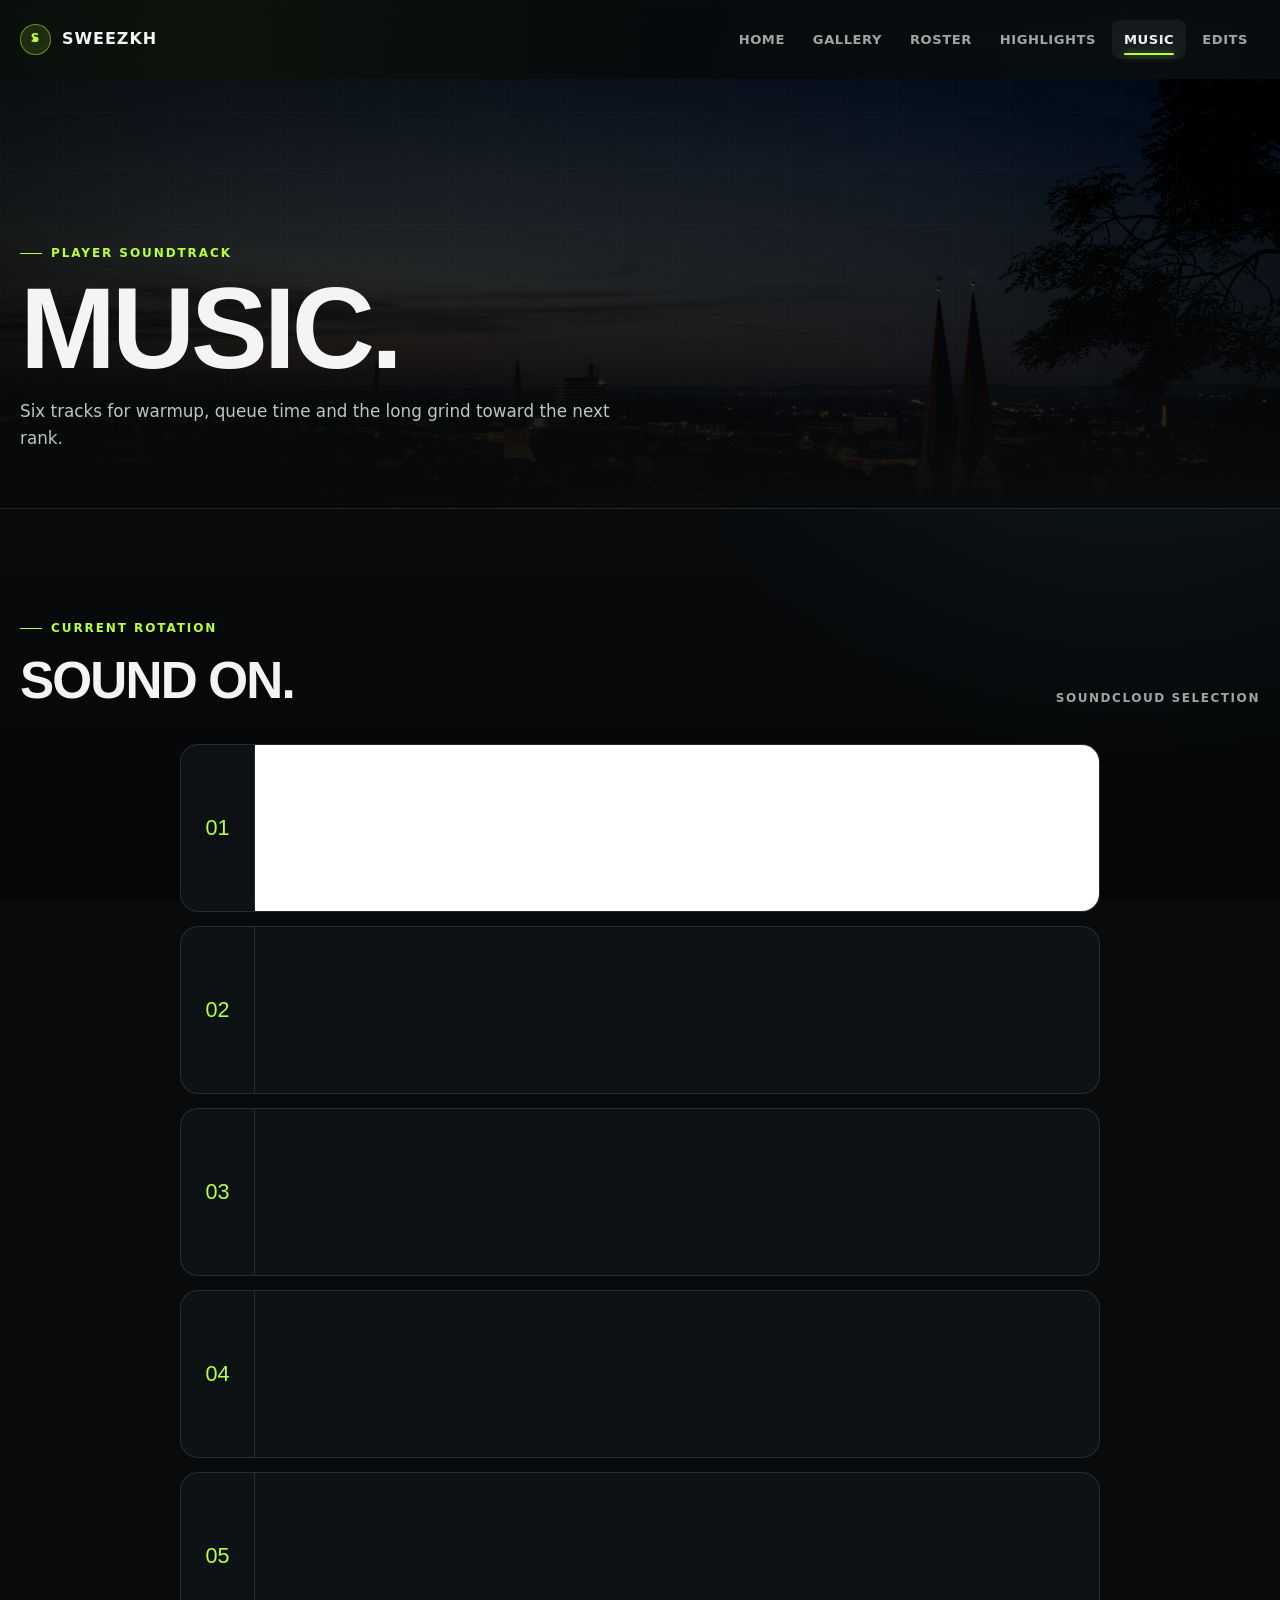
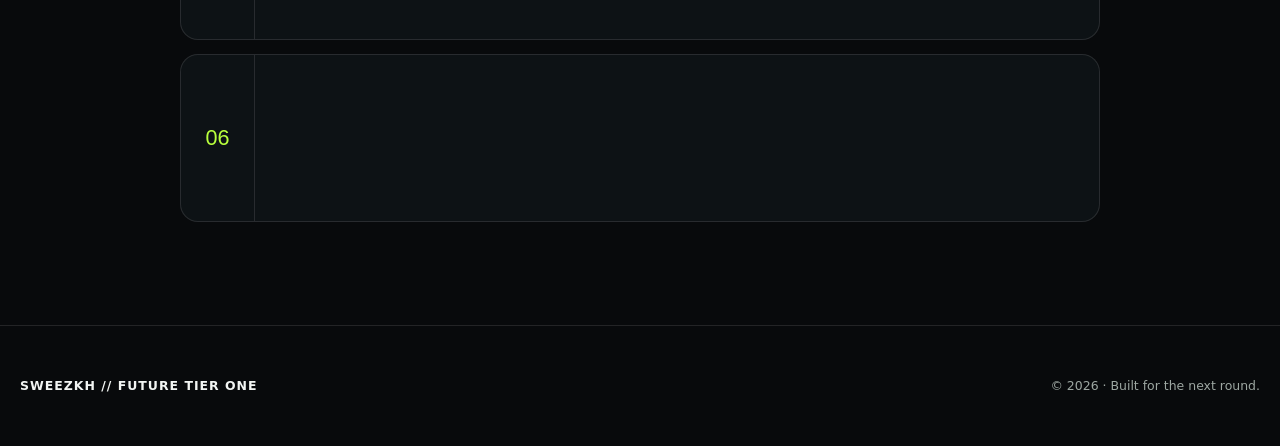
<file: music.html>
<!doctype html>
<html lang="en">
<head>
  <meta charset="utf-8">
  <meta name="viewport" content="width=device-width, initial-scale=1">
  <title>Music — Sweezkh</title>
  <meta name="description" content="Sweezkh's favorite tracks and current CS2 soundtrack on SoundCloud.">
  <meta name="theme-color" content="#080a0c">
  <meta property="og:type" content="website"><meta property="og:title" content="Music — Sweezkh"><meta property="og:description" content="The soundtrack behind the grind."><meta property="og:url" content="https://sweezkh.pp.ua/music.html"><meta property="og:image" content="https://sweezkh.pp.ua/images/bielefeld.jpg">
  <link rel="canonical" href="https://sweezkh.pp.ua/music.html">
  <link rel="icon" type="image/png" href="images/favicon.png">
  <link rel="stylesheet" href="assets/css/styles.css">
  <script src="assets/js/main.js" defer></script>
</head>
<body data-page="music">
  <a class="skip-link" href="#main-content">Skip to content</a>
  <header class="site-header"><nav class="nav-shell" aria-label="Primary navigation"><a class="brand" href="index.html" aria-label="Sweezkh home"><span class="brand-mark" aria-hidden="true">S</span><span>Sweezkh</span></a><button class="menu-toggle" type="button" aria-expanded="false" aria-controls="primary-menu" aria-label="Toggle navigation"><span></span><span></span><span></span></button><ul class="nav-links" id="primary-menu"><li><a href="index.html">Home</a></li><li><a href="gallery.html">Gallery</a></li><li><a href="roster.html">Roster</a></li><li><a href="highlights.html">Highlights</a></li><li><a href="music.html" aria-current="page">Music</a></li><li><a href="edits.html">Edits</a></li></ul></nav></header>

  <main id="main-content">
    <header class="page-hero"><div class="page-hero-inner reveal"><p class="eyebrow">Player soundtrack</p><h1 class="page-title">Music.</h1><p class="page-summary">Six tracks for warmup, queue time and the long grind toward the next rank.</p></div></header>
    <section class="section">
      <div class="container">
        <div class="section-topline reveal"><div><p class="eyebrow">Current rotation</p><h2>Sound on.</h2></div><span class="count-label">SoundCloud selection</span></div>
        <div class="music-list reveal">
          <article class="track-card"><div class="track-number" aria-hidden="true">01</div><iframe title="Sweezkh favorite track 1 on SoundCloud" height="166" loading="lazy" allow="autoplay" src="https://w.soundcloud.com/player/?url=https%3A//api.soundcloud.com/tracks/2053875692&amp;color=%23b8ff3d&amp;auto_play=false&amp;hide_related=false&amp;show_comments=true&amp;show_user=true&amp;show_reposts=false&amp;show_teaser=true&amp;visual=true"></iframe></article>
          <article class="track-card"><div class="track-number" aria-hidden="true">02</div><iframe title="Sweezkh favorite track 2 on SoundCloud" height="166" loading="lazy" allow="autoplay" src="https://w.soundcloud.com/player/?url=https%3A//api.soundcloud.com/tracks/1969823679&amp;color=%23b8ff3d&amp;auto_play=false&amp;hide_related=false&amp;show_comments=true&amp;show_user=true&amp;show_reposts=false&amp;show_teaser=true&amp;visual=true"></iframe></article>
          <article class="track-card"><div class="track-number" aria-hidden="true">03</div><iframe title="Sweezkh favorite track 3 on SoundCloud" height="166" loading="lazy" allow="autoplay" src="https://w.soundcloud.com/player/?url=https%3A//api.soundcloud.com/tracks/1902310434&amp;color=%23b8ff3d&amp;auto_play=false&amp;hide_related=false&amp;show_comments=true&amp;show_user=true&amp;show_reposts=false&amp;show_teaser=true&amp;visual=true"></iframe></article>
          <article class="track-card"><div class="track-number" aria-hidden="true">04</div><iframe title="Sweezkh favorite track 4 on SoundCloud" height="166" loading="lazy" allow="autoplay" src="https://w.soundcloud.com/player/?url=https%3A//api.soundcloud.com/tracks/2088492891&amp;color=%23b8ff3d&amp;auto_play=false&amp;hide_related=false&amp;show_comments=true&amp;show_user=true&amp;show_reposts=false&amp;show_teaser=true&amp;visual=true"></iframe></article>
          <article class="track-card"><div class="track-number" aria-hidden="true">05</div><iframe title="Sweezkh favorite track 5 on SoundCloud" height="166" loading="lazy" allow="autoplay" src="https://w.soundcloud.com/player/?url=https%3A//api.soundcloud.com/tracks/1911072782&amp;color=%23b8ff3d&amp;auto_play=false&amp;hide_related=false&amp;show_comments=true&amp;show_user=true&amp;show_reposts=false&amp;show_teaser=true&amp;visual=true"></iframe></article>
          <article class="track-card"><div class="track-number" aria-hidden="true">06</div><iframe title="Sweezkh favorite track 6 on SoundCloud" height="166" loading="lazy" allow="autoplay" src="https://w.soundcloud.com/player/?url=https%3A//api.soundcloud.com/tracks/1539933148&amp;color=%23b8ff3d&amp;auto_play=false&amp;hide_related=false&amp;show_comments=true&amp;show_user=true&amp;show_reposts=false&amp;show_teaser=true&amp;visual=true"></iframe></article>
        </div>
      </div>
    </section>
  </main>
  <footer class="site-footer"><div class="footer-inner"><span class="footer-tag">Sweezkh // Future tier one</span><span>© <span data-year>2026</span> · Built for the next round.</span></div></footer>
</body>
</html>
</file>
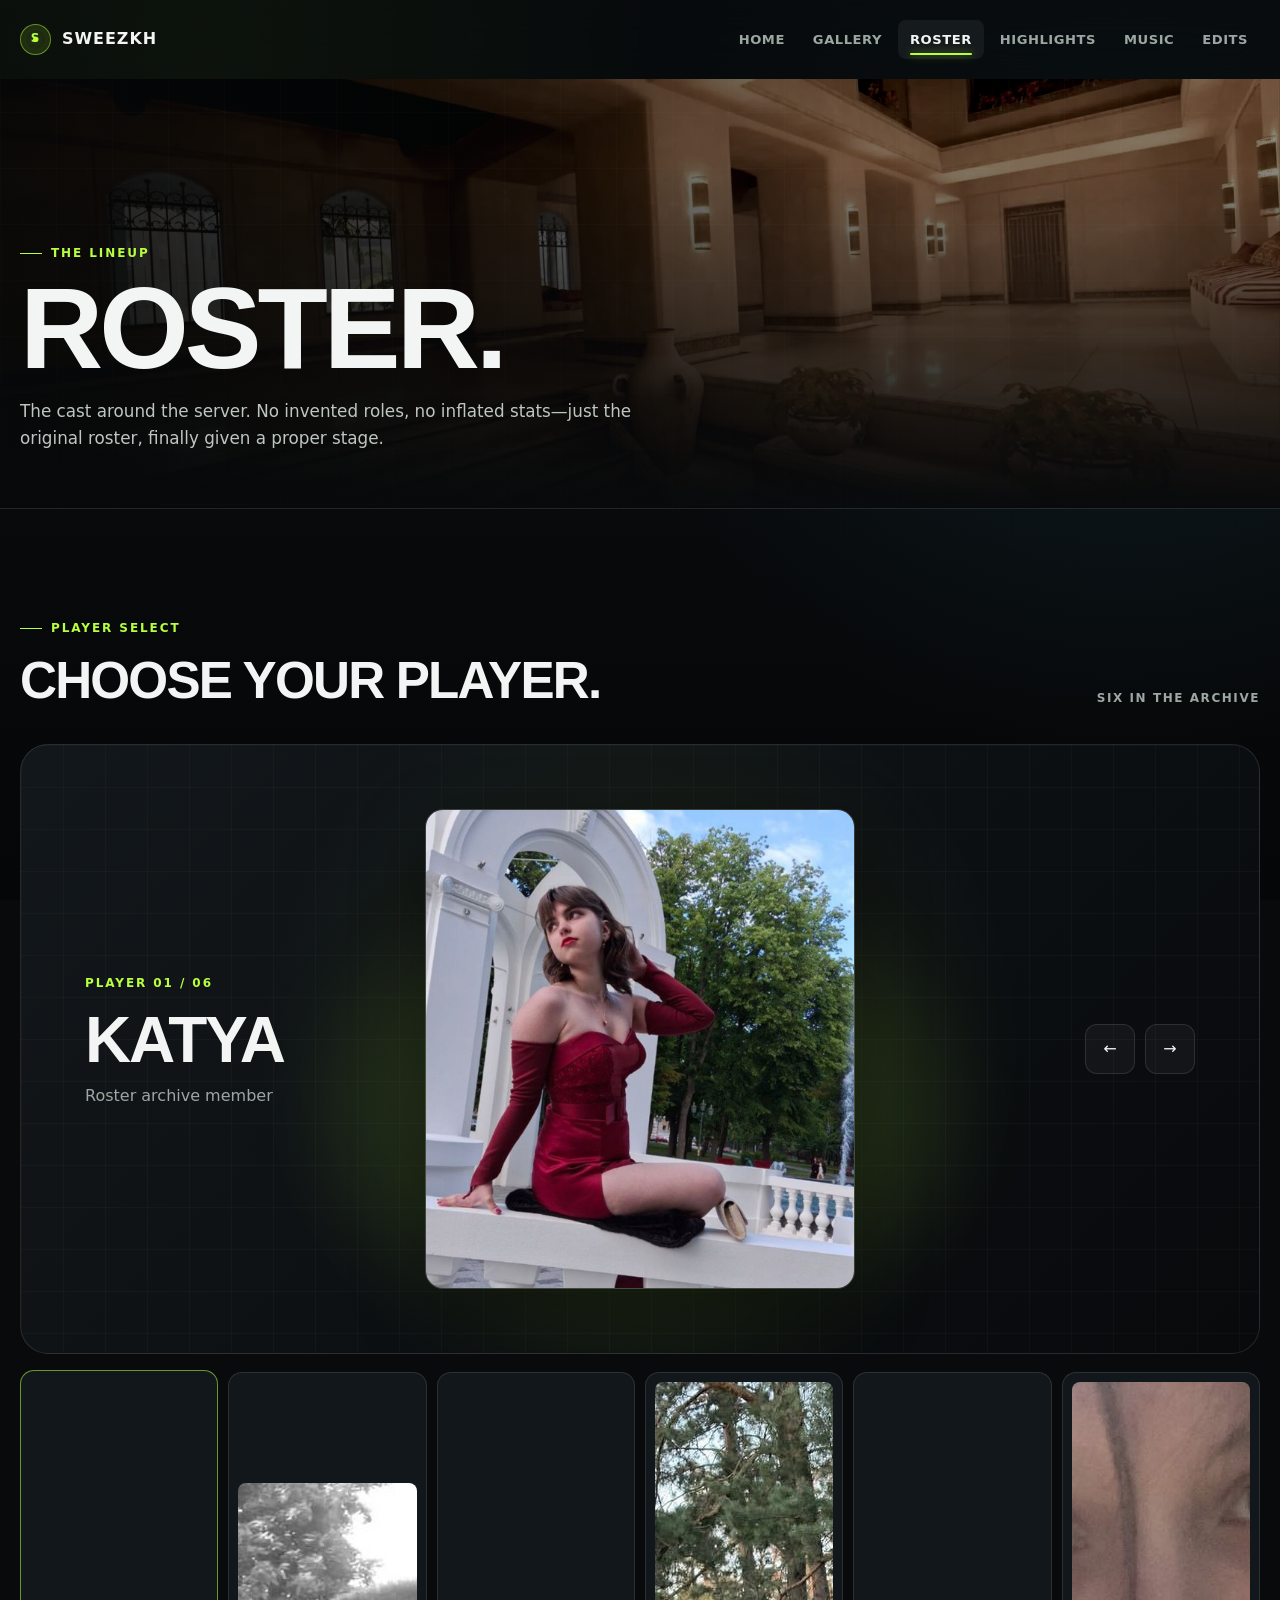
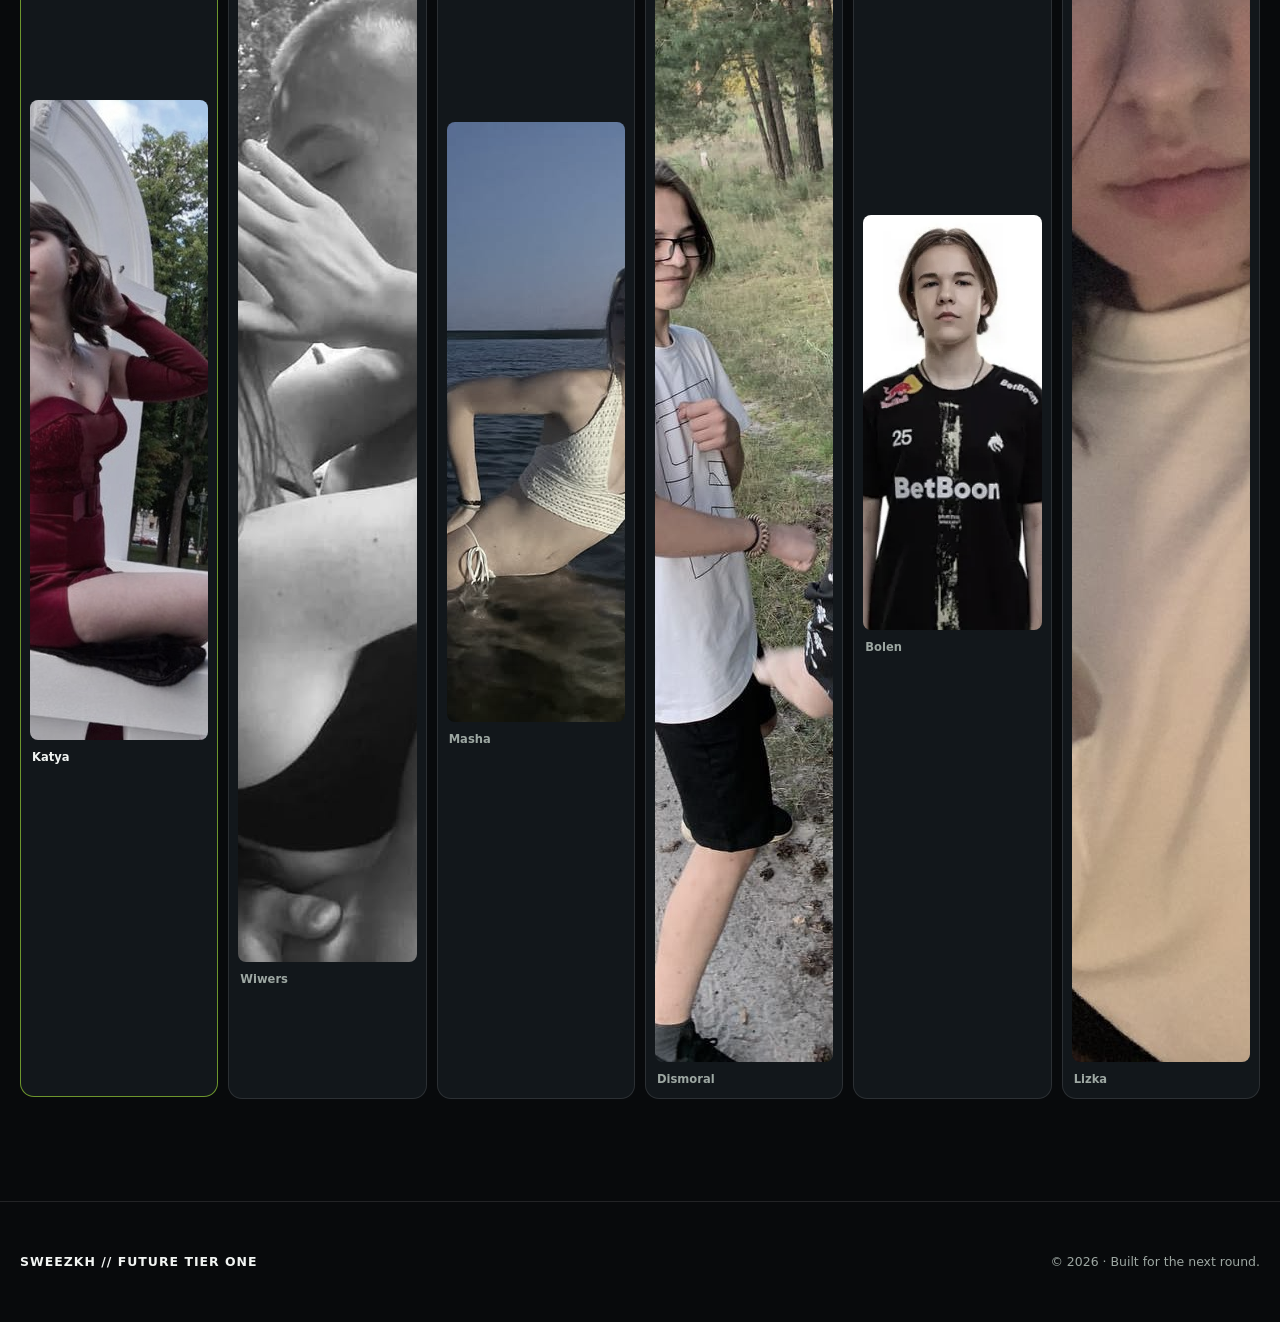
<file: roster.html>
<!doctype html>
<html lang="en">
<head>
  <meta charset="utf-8">
  <meta name="viewport" content="width=device-width, initial-scale=1">
  <title>Roster — Sweezkh</title>
  <meta name="description" content="Meet the personalities in the Sweezkh CS2 roster archive.">
  <meta name="theme-color" content="#080a0c">
  <meta property="og:type" content="website"><meta property="og:title" content="Roster — Sweezkh"><meta property="og:description" content="Meet the Sweezkh roster."><meta property="og:url" content="https://sweezkh.pp.ua/roster.html"><meta property="og:image" content="https://sweezkh.pp.ua/images/mirage.webp">
  <link rel="canonical" href="https://sweezkh.pp.ua/roster.html">
  <link rel="icon" type="image/png" href="images/favicon.png">
  <link rel="stylesheet" href="assets/css/styles.css">
  <script src="assets/js/main.js" defer></script>
</head>
<body data-page="roster">
  <a class="skip-link" href="#main-content">Skip to content</a>
  <header class="site-header"><nav class="nav-shell" aria-label="Primary navigation"><a class="brand" href="index.html" aria-label="Sweezkh home"><span class="brand-mark" aria-hidden="true">S</span><span>Sweezkh</span></a><button class="menu-toggle" type="button" aria-expanded="false" aria-controls="primary-menu" aria-label="Toggle navigation"><span></span><span></span><span></span></button><ul class="nav-links" id="primary-menu"><li><a href="index.html">Home</a></li><li><a href="gallery.html">Gallery</a></li><li><a href="roster.html" aria-current="page">Roster</a></li><li><a href="highlights.html">Highlights</a></li><li><a href="music.html">Music</a></li><li><a href="edits.html">Edits</a></li></ul></nav></header>

  <main id="main-content">
    <header class="page-hero"><div class="page-hero-inner reveal"><p class="eyebrow">The lineup</p><h1 class="page-title">Roster.</h1><p class="page-summary">The cast around the server. No invented roles, no inflated stats—just the original roster, finally given a proper stage.</p></div></header>
    <section class="section">
      <div class="container" data-roster>
        <div class="section-topline reveal"><div><p class="eyebrow">Player select</p><h2>Choose your player.</h2></div><span class="count-label">Six in the archive</span></div>
        <div class="roster-stage reveal" aria-live="polite">
          <div class="roster-info"><p class="number" data-roster-number>Player 01 / 06</p><h2 data-roster-name>Katya</h2><p>Roster archive member</p></div>
          <div class="roster-focus"><img src="images/katya.jpg" alt="Katya, Sweezkh roster member" width="640" height="640" data-roster-image></div>
          <div class="roster-actions"><button class="icon-button" type="button" aria-label="Previous player" data-roster-prev>←</button><button class="icon-button" type="button" aria-label="Next player" data-roster-next>→</button></div>
        </div>
        <div class="roster-tabs reveal" role="tablist" aria-label="Roster members">
          <button class="roster-tab" type="button" role="tab" aria-selected="true"><img src="images/katya.jpg" alt="" width="640" height="640" loading="lazy"><span>Katya</span></button>
          <button class="roster-tab" type="button" role="tab" aria-selected="false"><img src="images/wiwers.jpg" alt="" width="1080" height="1079" loading="lazy"><span>Wiwers</span></button>
          <button class="roster-tab" type="button" role="tab" aria-selected="false"><img src="images/masha.jpg" alt="" width="480" height="600" loading="lazy"><span>Masha</span></button>
          <button class="roster-tab" type="button" role="tab" aria-selected="false"><img src="images/dismoral.jpg" alt="" width="960" height="1280" loading="lazy"><span>Dismoral</span></button>
          <button class="roster-tab" type="button" role="tab" aria-selected="false"><img src="images/donk.png" alt="" width="273" height="415" loading="lazy"><span>Bolen</span></button>
          <button class="roster-tab" type="button" role="tab" aria-selected="false"><img src="images/lizka.jpg" alt="" width="959" height="1280" loading="lazy"><span>Lizka</span></button>
        </div>
      </div>
    </section>
  </main>
  <footer class="site-footer"><div class="footer-inner"><span class="footer-tag">Sweezkh // Future tier one</span><span>© <span data-year>2026</span> · Built for the next round.</span></div></footer>
</body>
</html>
</file>
<file: assets/css/styles.css>
:root {
  --bg: #080a0c;
  --bg-elevated: #0f1317;
  --panel: rgba(16, 21, 25, 0.78);
  --panel-solid: #12171b;
  --text: #f2f5f3;
  --muted: #9da7a2;
  --line: rgba(255, 255, 255, 0.11);
  --accent: #b8ff3d;
  --accent-strong: #d3ff82;
  --cyan: #52d8ff;
  --danger: #ff5c68;
  --radius-sm: 10px;
  --radius: 18px;
  --radius-lg: 28px;
  --shadow: 0 24px 80px rgba(0, 0, 0, 0.36);
  --max-width: 1240px;
  --header-height: 78px;
}

*,
*::before,
*::after {
  box-sizing: border-box;
}

html {
  color-scheme: dark;
  scroll-behavior: smooth;
  scrollbar-color: var(--accent) var(--bg);
}

body {
  margin: 0;
  min-width: 0;
  min-height: 100vh;
  overflow-x: hidden;
  background: var(--bg);
  color: var(--text);
  font-family: Inter, ui-sans-serif, system-ui, -apple-system, BlinkMacSystemFont, "Segoe UI", sans-serif;
  line-height: 1.6;
  text-rendering: optimizeLegibility;
}

body::before {
  position: fixed;
  inset: 0;
  z-index: -2;
  background:
    radial-gradient(circle at 16% 5%, rgba(184, 255, 61, 0.12), transparent 28rem),
    radial-gradient(circle at 88% 30%, rgba(82, 216, 255, 0.08), transparent 31rem),
    linear-gradient(180deg, #0b0e10 0%, #080a0c 55%, #050607 100%);
  content: "";
}

body::after {
  position: fixed;
  inset: 0;
  z-index: -1;
  pointer-events: none;
  background-image:
    linear-gradient(rgba(255, 255, 255, 0.018) 1px, transparent 1px),
    linear-gradient(90deg, rgba(255, 255, 255, 0.018) 1px, transparent 1px);
  background-size: 56px 56px;
  mask-image: linear-gradient(to bottom, black, transparent 85%);
  content: "";
}

img,
video,
iframe {
  display: block;
  max-width: 100%;
}

button,
a {
  -webkit-tap-highlight-color: transparent;
}

button,
input {
  font: inherit;
}

button {
  color: inherit;
}

a {
  color: inherit;
}

::selection {
  background: var(--accent);
  color: #081000;
}

:focus-visible {
  outline: 3px solid var(--accent);
  outline-offset: 4px;
}

.skip-link {
  position: fixed;
  top: 10px;
  left: 10px;
  z-index: 1000;
  padding: 10px 14px;
  border-radius: var(--radius-sm);
  background: var(--accent);
  color: #071000;
  font-weight: 800;
  transform: translateY(-150%);
}

.skip-link:focus {
  transform: translateY(0);
}

.site-header {
  position: sticky;
  top: 0;
  z-index: 100;
  border-bottom: 1px solid transparent;
  background: rgba(8, 10, 12, 0.72);
  backdrop-filter: blur(18px) saturate(1.35);
  transition: border-color 180ms ease, background-color 180ms ease;
}

.site-header.is-scrolled {
  border-bottom-color: var(--line);
  background: rgba(8, 10, 12, 0.92);
}

.nav-shell {
  width: min(calc(100% - 32px), var(--max-width));
  min-height: var(--header-height);
  margin: 0 auto;
  display: flex;
  align-items: center;
  justify-content: space-between;
  gap: 28px;
}

.brand {
  display: inline-flex;
  align-items: center;
  gap: 11px;
  text-decoration: none;
  font-size: 1rem;
  font-weight: 900;
  letter-spacing: 0.06em;
  text-transform: uppercase;
  white-space: nowrap;
}

.brand-mark {
  position: relative;
  width: 31px;
  aspect-ratio: 1;
  display: grid;
  place-items: center;
  border: 1px solid rgba(184, 255, 61, 0.5);
  border-radius: 50%;
  background: rgba(184, 255, 61, 0.08);
  color: var(--accent);
  box-shadow: inset 0 0 0 5px rgba(184, 255, 61, 0.04);
  font-size: 0.75rem;
}

.brand-mark::after {
  position: absolute;
  width: 5px;
  height: 5px;
  border-radius: 50%;
  background: var(--accent);
  box-shadow: 0 0 14px var(--accent);
  content: "";
}

.nav-links {
  display: flex;
  align-items: center;
  gap: 4px;
  margin: 0;
  padding: 0;
  list-style: none;
}

.nav-links a {
  position: relative;
  display: block;
  padding: 9px 12px;
  border-radius: 8px;
  color: var(--muted);
  font-size: 0.82rem;
  font-weight: 750;
  letter-spacing: 0.04em;
  text-decoration: none;
  text-transform: uppercase;
  transition: color 160ms ease, background-color 160ms ease;
}

.nav-links a:hover,
.nav-links a[aria-current="page"] {
  background: rgba(255, 255, 255, 0.055);
  color: var(--text);
}

.nav-links a[aria-current="page"]::after {
  position: absolute;
  right: 12px;
  bottom: 4px;
  left: 12px;
  height: 2px;
  border-radius: 99px;
  background: var(--accent);
  box-shadow: 0 0 9px rgba(184, 255, 61, 0.55);
  content: "";
}

.menu-toggle {
  display: none;
  width: 44px;
  height: 44px;
  padding: 0;
  border: 1px solid var(--line);
  border-radius: 12px;
  background: rgba(255, 255, 255, 0.04);
  cursor: pointer;
}

.menu-toggle span {
  display: block;
  width: 18px;
  height: 2px;
  margin: 4px auto;
  border-radius: 4px;
  background: currentColor;
  transition: transform 180ms ease, opacity 180ms ease;
}

.menu-toggle[aria-expanded="true"] span:first-child {
  transform: translateY(6px) rotate(45deg);
}

.menu-toggle[aria-expanded="true"] span:nth-child(2) {
  opacity: 0;
}

.menu-toggle[aria-expanded="true"] span:last-child {
  transform: translateY(-6px) rotate(-45deg);
}

main {
  min-height: calc(100vh - var(--header-height));
}

.container {
  width: min(calc(100% - 32px), var(--max-width));
  margin-inline: auto;
}

.section {
  padding-block: clamp(64px, 8vw, 112px);
}

.section--tight {
  padding-block: clamp(46px, 6vw, 76px);
}

.eyebrow {
  display: inline-flex;
  align-items: center;
  gap: 9px;
  margin: 0 0 16px;
  color: var(--accent);
  font-size: 0.75rem;
  font-weight: 850;
  letter-spacing: 0.16em;
  text-transform: uppercase;
}

.eyebrow::before {
  width: 22px;
  height: 1px;
  background: currentColor;
  content: "";
}

h1,
h2,
h3,
p {
  margin-top: 0;
}

h1,
h2,
h3 {
  line-height: 1.05;
}

h1,
h2 {
  font-family: "Arial Narrow", "Roboto Condensed", Impact, sans-serif;
  font-weight: 900;
  letter-spacing: -0.035em;
  text-transform: uppercase;
}

h2 {
  margin-bottom: 20px;
  font-size: clamp(2.2rem, 5vw, 4.8rem);
}

h3 {
  margin-bottom: 10px;
  font-size: 1.15rem;
}

.lede {
  max-width: 680px;
  margin-bottom: 0;
  color: var(--muted);
  font-size: clamp(1rem, 1.7vw, 1.2rem);
}

.button {
  display: inline-flex;
  min-height: 48px;
  align-items: center;
  justify-content: center;
  gap: 9px;
  padding: 12px 18px;
  border: 1px solid var(--accent);
  border-radius: 11px;
  background: var(--accent);
  color: #071000;
  font-size: 0.83rem;
  font-weight: 850;
  letter-spacing: 0.055em;
  text-decoration: none;
  text-transform: uppercase;
  transition: transform 170ms ease, box-shadow 170ms ease, background-color 170ms ease;
}

.button:hover {
  box-shadow: 0 10px 35px rgba(184, 255, 61, 0.2);
  transform: translateY(-2px);
}

.button--ghost {
  border-color: var(--line);
  background: rgba(255, 255, 255, 0.035);
  color: var(--text);
}

.button--ghost:hover {
  border-color: rgba(255, 255, 255, 0.28);
  box-shadow: none;
}

.hero {
  position: relative;
  min-height: min(840px, calc(100vh - var(--header-height)));
  display: grid;
  align-items: end;
  overflow: hidden;
}

.hero::before {
  position: absolute;
  inset: 0;
  z-index: -2;
  background:
    linear-gradient(90deg, rgba(5, 7, 8, 0.93) 0%, rgba(5, 7, 8, 0.63) 48%, rgba(5, 7, 8, 0.24) 78%),
    linear-gradient(0deg, var(--bg) 0%, transparent 40%),
    url("../../images/neon.jpg") center 36% / cover no-repeat;
  filter: saturate(0.65) contrast(1.07);
  content: "";
}

.hero::after {
  position: absolute;
  inset: auto 0 0;
  z-index: -1;
  height: 45%;
  background: linear-gradient(transparent, var(--bg));
  content: "";
}

.hero-inner {
  width: min(calc(100% - 32px), var(--max-width));
  margin: 0 auto;
  padding: clamp(78px, 12vw, 160px) 0 58px;
}

.hero-grid {
  display: grid;
  grid-template-columns: minmax(0, 1fr) minmax(270px, 340px);
  align-items: end;
  gap: clamp(40px, 7vw, 100px);
}

.hero-title {
  max-width: 840px;
  margin: 0 0 25px;
  font-size: clamp(4.1rem, 11vw, 10rem);
  line-height: 0.76;
}

.hero-title .outline {
  display: block;
  color: transparent;
  -webkit-text-stroke: 1px rgba(255, 255, 255, 0.48);
}

.hero-copy {
  max-width: 600px;
  margin-bottom: 32px;
  color: #c7ceca;
  font-size: clamp(1rem, 1.4vw, 1.15rem);
}

.hero-actions {
  display: flex;
  flex-wrap: wrap;
  gap: 11px;
}

.player-card {
  position: relative;
  padding: 12px;
  border: 1px solid rgba(255, 255, 255, 0.16);
  border-radius: var(--radius-lg);
  background: rgba(10, 13, 15, 0.62);
  box-shadow: var(--shadow);
  backdrop-filter: blur(14px);
  transform: rotate(1.4deg);
}

.player-card img {
  width: 100%;
  height: clamp(360px, 55vh, 460px);
  aspect-ratio: 4 / 5;
  border-radius: calc(var(--radius-lg) - 8px);
  object-fit: cover;
  object-position: 48% center;
  filter: saturate(0.75) contrast(1.08);
}

.player-card-meta {
  position: absolute;
  right: 22px;
  bottom: 22px;
  left: 22px;
  display: flex;
  align-items: center;
  justify-content: space-between;
  gap: 12px;
  padding: 12px 14px;
  border: 1px solid rgba(255, 255, 255, 0.14);
  border-radius: 12px;
  background: rgba(7, 9, 10, 0.82);
  backdrop-filter: blur(12px);
}

.player-card-meta strong {
  font-size: 0.82rem;
  letter-spacing: 0.08em;
  text-transform: uppercase;
}

.status {
  display: inline-flex;
  align-items: center;
  gap: 7px;
  color: var(--muted);
  font-size: 0.7rem;
  font-weight: 800;
  letter-spacing: 0.08em;
  text-transform: uppercase;
}

.status::before {
  width: 7px;
  height: 7px;
  border-radius: 50%;
  background: var(--accent);
  box-shadow: 0 0 12px rgba(184, 255, 61, 0.75);
  content: "";
}

.fact-strip {
  display: grid;
  grid-template-columns: repeat(3, 1fr);
  border-block: 1px solid var(--line);
}

.fact {
  padding: 28px clamp(18px, 3vw, 36px);
  border-right: 1px solid var(--line);
}

.fact:last-child {
  border-right: 0;
}

.fact span {
  display: block;
  margin-bottom: 4px;
  color: var(--muted);
  font-size: 0.68rem;
  font-weight: 800;
  letter-spacing: 0.13em;
  text-transform: uppercase;
}

.fact strong {
  font-family: "Arial Narrow", "Roboto Condensed", Impact, sans-serif;
  font-size: clamp(1.45rem, 3vw, 2.4rem);
  letter-spacing: -0.02em;
  text-transform: uppercase;
}

.story-grid {
  display: grid;
  grid-template-columns: 0.75fr 1.25fr;
  gap: clamp(40px, 8vw, 120px);
}

.story-grid .section-heading {
  position: sticky;
  top: calc(var(--header-height) + 36px);
  align-self: start;
}

.story-copy {
  padding-top: 8px;
}

.story-copy p {
  color: #bac3be;
  font-size: clamp(1rem, 1.45vw, 1.14rem);
}

.story-copy p:first-child::first-letter {
  float: left;
  margin: 8px 10px 0 0;
  color: var(--accent);
  font-family: "Arial Narrow", Impact, sans-serif;
  font-size: 4rem;
  font-weight: 900;
  line-height: 0.7;
}

.feature-grid {
  display: grid;
  grid-template-columns: 1.45fr 0.55fr;
  gap: 16px;
}

.feature-card,
.glass-card {
  position: relative;
  overflow: hidden;
  border: 1px solid var(--line);
  border-radius: var(--radius);
  background: var(--panel);
  box-shadow: var(--shadow);
}

.feature-card {
  min-height: 520px;
  display: flex;
  align-items: flex-end;
  text-decoration: none;
}

.feature-card img {
  position: absolute;
  inset: 0;
  width: 100%;
  height: 100%;
  object-fit: cover;
  filter: saturate(0.8) brightness(0.76);
  transition: transform 500ms cubic-bezier(0.2, 0.7, 0.2, 1), filter 300ms ease;
}

.feature-card::after {
  position: absolute;
  inset: 35% 0 0;
  background: linear-gradient(transparent, rgba(4, 6, 7, 0.96));
  content: "";
}

.feature-card:hover img {
  filter: saturate(0.95) brightness(0.83);
  transform: scale(1.035);
}

.feature-content {
  position: relative;
  z-index: 1;
  padding: clamp(24px, 4vw, 42px);
}

.feature-content h3 {
  max-width: 560px;
  margin-bottom: 10px;
  font-family: "Arial Narrow", Impact, sans-serif;
  font-size: clamp(2rem, 4vw, 4rem);
  letter-spacing: -0.03em;
  text-transform: uppercase;
}

.feature-content p {
  max-width: 520px;
  margin-bottom: 0;
  color: #c3cbc7;
}

.mini-stack {
  display: grid;
  gap: 16px;
}

.mini-card {
  min-height: 252px;
  padding: 26px;
  display: flex;
  flex-direction: column;
  justify-content: space-between;
  border: 1px solid var(--line);
  border-radius: var(--radius);
  background: linear-gradient(145deg, rgba(20, 26, 30, 0.92), rgba(11, 14, 16, 0.88));
  text-decoration: none;
  transition: border-color 180ms ease, transform 180ms ease;
}

.mini-card:hover {
  border-color: rgba(184, 255, 61, 0.42);
  transform: translateY(-3px);
}

.mini-card .index {
  color: var(--accent);
  font-size: 0.75rem;
  font-weight: 850;
  letter-spacing: 0.14em;
}

.mini-card h3 {
  margin-bottom: 6px;
  font-family: "Arial Narrow", Impact, sans-serif;
  font-size: 1.75rem;
  text-transform: uppercase;
}

.mini-card p {
  margin-bottom: 0;
  color: var(--muted);
  font-size: 0.9rem;
}

.location-grid {
  display: grid;
  grid-template-columns: 0.7fr 1.3fr;
  gap: 16px;
}

.location-photo {
  min-height: 470px;
}

.location-photo img,
.map-frame iframe {
  width: 100%;
  height: 100%;
  object-fit: cover;
}

.location-photo img {
  filter: grayscale(0.25) saturate(0.75);
}

.map-frame {
  min-height: 470px;
  overflow: hidden;
  border: 1px solid var(--line);
  border-radius: var(--radius);
  background: var(--panel-solid);
}

.map-frame iframe {
  border: 0;
}

.page-hero {
  position: relative;
  min-height: 430px;
  display: flex;
  align-items: flex-end;
  overflow: hidden;
  border-bottom: 1px solid var(--line);
}

.page-hero::before {
  position: absolute;
  inset: 0;
  z-index: -2;
  background-position: center;
  background-size: cover;
  filter: saturate(0.52) brightness(0.55) contrast(1.12);
  content: "";
}

body[data-page="gallery"] .page-hero::before {
  background-image: url("../../images/sweezkh.jpg");
  background-position: center 34%;
}

body[data-page="roster"] .page-hero::before {
  background-image: url("../../images/mirage.webp");
}

body[data-page="highlights"] .page-hero::before {
  background-image: url("../../images/train.png");
}

body[data-page="music"] .page-hero::before {
  background-image: url("../../images/bielefeld.jpg");
}

body[data-page="edits"] .page-hero::before {
  background-image: url("../../images/bg.jpg");
}

.page-hero::after {
  position: absolute;
  inset: 0;
  z-index: -1;
  background:
    linear-gradient(90deg, rgba(6, 8, 9, 0.8), transparent 70%),
    linear-gradient(0deg, var(--bg), transparent 80%);
  content: "";
}

.page-hero-inner {
  width: min(calc(100% - 32px), var(--max-width));
  margin: 0 auto;
  padding-block: 96px 56px;
}

.page-title {
  margin: 0;
  font-size: clamp(3.4rem, 9vw, 7.5rem);
  line-height: 0.86;
}

.page-summary {
  max-width: 620px;
  margin: 20px 0 0;
  color: #bdc6c1;
  font-size: 1.05rem;
}

.section-topline {
  margin-bottom: 36px;
  display: flex;
  align-items: flex-end;
  justify-content: space-between;
  gap: 24px;
}

.section-topline h2 {
  margin-bottom: 0;
  font-size: clamp(2rem, 4vw, 3.8rem);
}

.count-label {
  color: var(--muted);
  font-size: 0.75rem;
  font-weight: 800;
  letter-spacing: 0.13em;
  text-transform: uppercase;
  white-space: nowrap;
}

.gallery-grid {
  display: grid;
  grid-template-columns: repeat(12, 1fr);
  grid-auto-rows: 82px;
  gap: 14px;
}

.gallery-item {
  position: relative;
  grid-column: span 4;
  grid-row: span 4;
  min-height: 260px;
  padding: 0;
  overflow: hidden;
  border: 1px solid var(--line);
  border-radius: var(--radius);
  background: var(--panel-solid);
  cursor: zoom-in;
}

.gallery-item:nth-child(1),
.gallery-item:nth-child(8) {
  grid-column: span 8;
  grid-row: span 5;
}

.gallery-item:nth-child(2),
.gallery-item:nth-child(6),
.gallery-item:nth-child(10) {
  grid-row: span 5;
}

.gallery-item img {
  width: 100%;
  height: 100%;
  object-fit: cover;
  transition: transform 450ms cubic-bezier(0.2, 0.7, 0.2, 1), filter 220ms ease;
}

.gallery-item:hover img {
  filter: brightness(0.78);
  transform: scale(1.045);
}

.gallery-item::after {
  position: absolute;
  right: 14px;
  bottom: 14px;
  width: 38px;
  height: 38px;
  display: grid;
  place-items: center;
  border: 1px solid rgba(255, 255, 255, 0.18);
  border-radius: 50%;
  background: rgba(7, 9, 10, 0.72);
  color: white;
  content: "+";
  font-size: 1.2rem;
  opacity: 0;
  transform: translateY(8px);
  transition: opacity 180ms ease, transform 180ms ease;
}

.gallery-item:hover::after {
  opacity: 1;
  transform: translateY(0);
}

.lightbox {
  width: min(96vw, 1180px);
  max-height: 94vh;
  padding: 0;
  overflow: visible;
  border: 1px solid var(--line);
  border-radius: var(--radius);
  background: #090b0d;
  color: var(--text);
  box-shadow: 0 40px 120px #000;
}

.lightbox::backdrop {
  background: rgba(2, 3, 4, 0.88);
  backdrop-filter: blur(14px);
}

.lightbox-figure {
  margin: 0;
}

.lightbox img {
  width: 100%;
  max-height: calc(94vh - 70px);
  object-fit: contain;
  border-radius: var(--radius) var(--radius) 0 0;
}

.lightbox figcaption {
  min-height: 62px;
  padding: 17px 70px 17px 20px;
  color: var(--muted);
  font-size: 0.84rem;
  letter-spacing: 0.05em;
  text-transform: uppercase;
}

.lightbox-close,
.lightbox-nav {
  position: absolute;
  z-index: 2;
  width: 44px;
  height: 44px;
  border: 1px solid rgba(255, 255, 255, 0.2);
  border-radius: 50%;
  background: rgba(7, 9, 10, 0.8);
  color: white;
  cursor: pointer;
  backdrop-filter: blur(8px);
}

.lightbox-close {
  top: 12px;
  right: 12px;
}

.lightbox-nav {
  top: 50%;
  font-size: 1.35rem;
  transform: translateY(-50%);
}

.lightbox-prev {
  left: 12px;
}

.lightbox-next {
  right: 12px;
}

.media-grid {
  display: grid;
  grid-template-columns: repeat(3, minmax(0, 1fr));
  gap: 16px;
}

.media-card {
  min-width: 0;
  overflow: hidden;
  border: 1px solid var(--line);
  border-radius: var(--radius);
  background: var(--panel-solid);
  transition: border-color 180ms ease, transform 180ms ease;
}

.media-card:hover {
  border-color: rgba(184, 255, 61, 0.35);
  transform: translateY(-3px);
}

.video-launch,
.video-frame {
  position: relative;
  width: 100%;
  aspect-ratio: 16 / 9;
  overflow: hidden;
  border: 0;
  border-radius: 0;
  background: #050607;
}

.video-launch {
  display: block;
  padding: 0;
  cursor: pointer;
}

.video-launch img {
  width: 100%;
  height: 100%;
  object-fit: cover;
  filter: saturate(0.6) brightness(0.52);
  transition: filter 200ms ease, transform 400ms ease;
}

.media-card:hover .video-launch img {
  filter: saturate(0.78) brightness(0.62);
  transform: scale(1.035);
}

.play-icon {
  position: absolute;
  top: 50%;
  left: 50%;
  width: 58px;
  height: 58px;
  display: grid;
  place-items: center;
  border: 1px solid rgba(255, 255, 255, 0.3);
  border-radius: 50%;
  background: rgba(8, 10, 12, 0.7);
  color: var(--accent);
  font-size: 1.2rem;
  transform: translate(-50%, -50%);
  backdrop-filter: blur(10px);
}

.video-label {
  position: absolute;
  top: 13px;
  left: 13px;
  padding: 6px 9px;
  border: 1px solid rgba(255, 255, 255, 0.14);
  border-radius: 7px;
  background: rgba(5, 7, 8, 0.72);
  color: #d5ddd9;
  font-size: 0.63rem;
  font-weight: 850;
  letter-spacing: 0.1em;
  text-transform: uppercase;
}

.media-meta {
  min-height: 104px;
  padding: 18px 19px;
}

.media-meta span {
  display: block;
  margin-bottom: 7px;
  color: var(--accent);
  font-size: 0.66rem;
  font-weight: 850;
  letter-spacing: 0.11em;
  text-transform: uppercase;
}

.media-meta h2,
.media-meta h3 {
  margin: 0;
  overflow-wrap: anywhere;
  font-family: inherit;
  font-size: 0.97rem;
  font-weight: 760;
  letter-spacing: 0;
  line-height: 1.4;
  text-transform: none;
}

.music-list {
  max-width: 920px;
  margin-inline: auto;
  display: grid;
  gap: 14px;
}

.track-card {
  display: grid;
  grid-template-columns: 74px minmax(0, 1fr);
  align-items: stretch;
  overflow: hidden;
  border: 1px solid var(--line);
  border-radius: var(--radius);
  background: var(--panel);
}

.track-number {
  display: grid;
  place-items: center;
  border-right: 1px solid var(--line);
  color: var(--accent);
  font-family: "Arial Narrow", Impact, sans-serif;
  font-size: 1.35rem;
}

.track-card iframe {
  width: 100%;
  height: 166px;
  border: 0;
}

.roster-stage {
  position: relative;
  min-height: 610px;
  display: grid;
  grid-template-columns: 1fr minmax(280px, 430px) 1fr;
  align-items: center;
  gap: clamp(18px, 4vw, 54px);
  padding: clamp(24px, 5vw, 64px);
  overflow: hidden;
  border: 1px solid var(--line);
  border-radius: var(--radius-lg);
  background:
    radial-gradient(circle at 50% 50%, rgba(184, 255, 61, 0.09), transparent 24rem),
    linear-gradient(135deg, rgba(19, 24, 28, 0.97), rgba(8, 10, 12, 0.96));
}

.roster-stage::before {
  position: absolute;
  inset: 0;
  background-image: linear-gradient(rgba(255, 255, 255, 0.025) 1px, transparent 1px), linear-gradient(90deg, rgba(255, 255, 255, 0.025) 1px, transparent 1px);
  background-size: 42px 42px;
  content: "";
}

.roster-focus {
  position: relative;
  z-index: 1;
}

.roster-focus::before {
  position: absolute;
  inset: 20% -20% -6%;
  z-index: -1;
  border-radius: 50%;
  background: rgba(184, 255, 61, 0.1);
  filter: blur(48px);
  content: "";
}

.roster-focus img {
  width: 100%;
  max-height: 480px;
  aspect-ratio: 4 / 5;
  border: 1px solid rgba(255, 255, 255, 0.16);
  border-radius: var(--radius);
  object-fit: cover;
  box-shadow: 0 26px 70px rgba(0, 0, 0, 0.44);
}

.roster-info {
  position: relative;
  z-index: 1;
}

.roster-info .number {
  margin-bottom: 14px;
  color: var(--accent);
  font-size: 0.75rem;
  font-weight: 850;
  letter-spacing: 0.16em;
  text-transform: uppercase;
}

.roster-info h2 {
  margin-bottom: 8px;
  font-size: clamp(2.7rem, 5vw, 5rem);
}

.roster-info p {
  color: var(--muted);
}

.roster-actions {
  position: relative;
  z-index: 1;
  display: flex;
  justify-content: flex-end;
  gap: 10px;
}

.icon-button {
  width: 50px;
  height: 50px;
  border: 1px solid var(--line);
  border-radius: 12px;
  background: rgba(255, 255, 255, 0.04);
  cursor: pointer;
  transition: border-color 170ms ease, background-color 170ms ease;
}

.icon-button:hover {
  border-color: rgba(184, 255, 61, 0.5);
  background: rgba(184, 255, 61, 0.06);
}

.roster-tabs {
  margin: 18px 0 0;
  padding: 0;
  display: grid;
  grid-template-columns: repeat(6, 1fr);
  gap: 10px;
  list-style: none;
}

.roster-tab {
  width: 100%;
  padding: 9px;
  border: 1px solid var(--line);
  border-radius: 14px;
  background: var(--panel-solid);
  color: var(--muted);
  cursor: pointer;
  text-align: left;
  transition: border-color 170ms ease, color 170ms ease, transform 170ms ease;
}

.roster-tab:hover,
.roster-tab[aria-selected="true"] {
  border-color: rgba(184, 255, 61, 0.55);
  color: var(--text);
  transform: translateY(-2px);
}

.roster-tab img {
  width: 100%;
  aspect-ratio: 1;
  margin-bottom: 8px;
  border-radius: 8px;
  object-fit: cover;
  filter: saturate(0.6);
}

.roster-tab span {
  display: block;
  padding-inline: 2px;
  overflow: hidden;
  font-size: 0.72rem;
  font-weight: 750;
  text-overflow: ellipsis;
  white-space: nowrap;
}

.social-grid {
  display: grid;
  grid-template-columns: repeat(5, 1fr);
  gap: 10px;
}

.social-link {
  min-height: 94px;
  padding: 16px;
  display: flex;
  align-items: center;
  gap: 13px;
  border: 1px solid var(--line);
  border-radius: 14px;
  background: rgba(255, 255, 255, 0.025);
  text-decoration: none;
  transition: border-color 170ms ease, background-color 170ms ease, transform 170ms ease;
}

.social-link:hover {
  border-color: rgba(184, 255, 61, 0.38);
  background: rgba(184, 255, 61, 0.035);
  transform: translateY(-3px);
}

.social-link img {
  width: 32px;
  height: 32px;
  object-fit: contain;
}

.social-link span {
  font-size: 0.75rem;
  font-weight: 800;
  letter-spacing: 0.06em;
  text-transform: uppercase;
}

.site-footer {
  border-top: 1px solid var(--line);
}

.footer-inner {
  width: min(calc(100% - 32px), var(--max-width));
  min-height: 120px;
  margin: 0 auto;
  display: flex;
  align-items: center;
  justify-content: space-between;
  gap: 24px;
  color: var(--muted);
  font-size: 0.78rem;
}

.footer-tag {
  color: var(--text);
  font-weight: 800;
  letter-spacing: 0.08em;
  text-transform: uppercase;
}

.reveal {
  opacity: 0;
  transform: translateY(22px);
  transition: opacity 650ms ease, transform 650ms cubic-bezier(0.2, 0.7, 0.2, 1);
}

.reveal.is-visible {
  opacity: 1;
  transform: translateY(0);
}

@media (max-width: 980px) {
  .hero-grid,
  .story-grid,
  .location-grid {
    grid-template-columns: 1fr;
  }

  .hero {
    min-height: auto;
  }

  .hero::before {
    background:
      linear-gradient(90deg, rgba(5, 7, 8, 0.88), rgba(5, 7, 8, 0.4)),
      linear-gradient(0deg, var(--bg), transparent 55%),
      url("../../images/neon.jpg") center / cover no-repeat;
  }

  .hero-grid {
    align-items: start;
  }

  .player-card {
    width: min(100%, 380px);
    transform: none;
  }

  .story-grid .section-heading {
    position: static;
  }

  .feature-grid {
    grid-template-columns: 1fr;
  }

  .mini-stack {
    grid-template-columns: 1fr 1fr;
  }

  .mini-card {
    min-height: 220px;
  }

  .media-grid {
    grid-template-columns: repeat(2, minmax(0, 1fr));
  }

  .roster-stage {
    grid-template-columns: minmax(240px, 0.85fr) 1fr;
    min-height: 530px;
  }

  .roster-actions {
    grid-column: 2;
    justify-content: flex-start;
  }

  .social-grid {
    grid-template-columns: repeat(3, 1fr);
  }
}

@media (max-width: 760px) {
  :root {
    --header-height: 68px;
  }

  .nav-shell {
    width: min(calc(100% - 24px), var(--max-width));
    min-height: var(--header-height);
  }

  .menu-toggle {
    display: block;
  }

  .nav-links {
    position: absolute;
    top: calc(100% + 1px);
    right: 12px;
    left: 12px;
    display: grid;
    gap: 3px;
    padding: 10px;
    border: 1px solid var(--line);
    border-radius: 0 0 16px 16px;
    background: rgba(8, 10, 12, 0.98);
    box-shadow: var(--shadow);
    opacity: 0;
    pointer-events: none;
    transform: translateY(-10px);
    transition: opacity 170ms ease, transform 170ms ease;
  }

  .nav-links.is-open {
    opacity: 1;
    pointer-events: auto;
    transform: translateY(0);
  }

  .nav-links a {
    padding: 12px 13px;
  }

  .nav-links a[aria-current="page"]::after {
    top: 50%;
    right: 12px;
    bottom: auto;
    left: auto;
    width: 7px;
    height: 7px;
    border-radius: 50%;
    transform: translateY(-50%);
  }

  .hero-inner,
  .page-hero-inner,
  .container,
  .footer-inner {
    width: min(calc(100% - 24px), var(--max-width));
  }

  .hero-title {
    font-size: clamp(3.65rem, 22vw, 7.5rem);
  }

  .fact-strip {
    grid-template-columns: 1fr;
  }

  .fact {
    padding-inline: 12px;
    border-right: 0;
    border-bottom: 1px solid var(--line);
  }

  .fact:last-child {
    border-bottom: 0;
  }

  .feature-card {
    min-height: 420px;
  }

  .gallery-grid {
    grid-template-columns: repeat(2, 1fr);
    grid-auto-rows: 150px;
  }

  .gallery-item,
  .gallery-item:nth-child(n) {
    grid-column: span 1;
    grid-row: span 2;
    min-height: 0;
  }

  .gallery-item:nth-child(1),
  .gallery-item:nth-child(8) {
    grid-column: span 2;
  }

  .roster-stage {
    min-height: 0;
    grid-template-columns: 1fr;
    padding: 22px;
  }

  .roster-focus {
    width: min(100%, 360px);
    grid-row: 1;
  }

  .roster-info {
    grid-row: 2;
  }

  .roster-actions {
    grid-row: 3;
    grid-column: 1;
  }

  .roster-tabs {
    grid-template-columns: repeat(3, 1fr);
  }

  .social-grid {
    grid-template-columns: repeat(2, 1fr);
  }

  .footer-inner {
    padding-block: 30px;
    align-items: flex-start;
    flex-direction: column;
    justify-content: center;
    gap: 7px;
  }
}

@media (max-width: 540px) {
  .hero-actions,
  .hero-actions .button {
    width: 100%;
  }

  .mini-stack,
  .media-grid,
  .social-grid {
    grid-template-columns: 1fr;
  }

  .section-topline {
    align-items: flex-start;
    flex-direction: column;
  }

  .gallery-grid {
    display: grid;
    grid-template-columns: 1fr;
    grid-auto-rows: auto;
  }

  .gallery-item,
  .gallery-item:nth-child(n) {
    grid-column: 1;
    grid-row: auto;
    aspect-ratio: 4 / 5;
  }

  .track-card {
    grid-template-columns: 1fr;
  }

  .track-number {
    min-height: 48px;
    border-right: 0;
    border-bottom: 1px solid var(--line);
  }

  .roster-tabs {
    grid-template-columns: repeat(2, 1fr);
  }
}

@media (prefers-reduced-motion: reduce) {
  *,
  *::before,
  *::after {
    scroll-behavior: auto !important;
    transition-duration: 0.01ms !important;
    animation-duration: 0.01ms !important;
    animation-iteration-count: 1 !important;
  }

  .reveal {
    opacity: 1;
    transform: none;
  }
}
</file>
